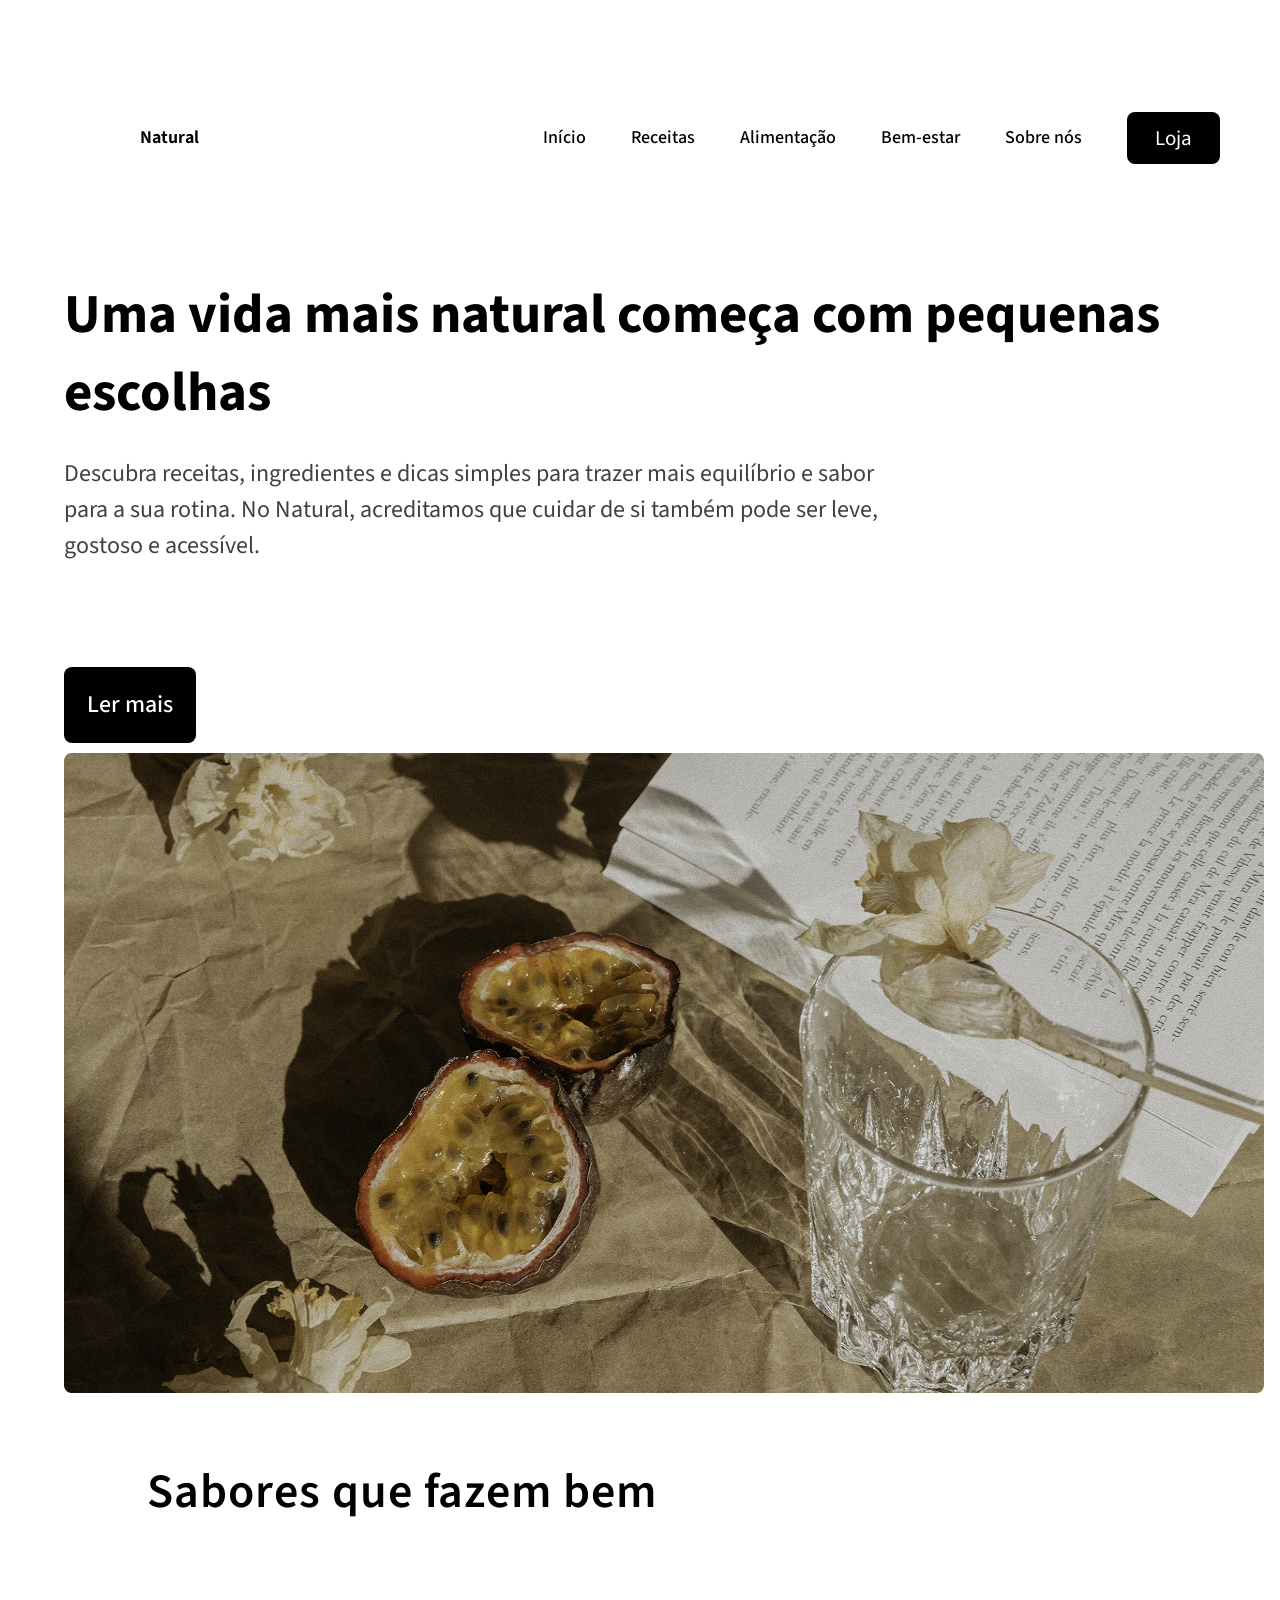
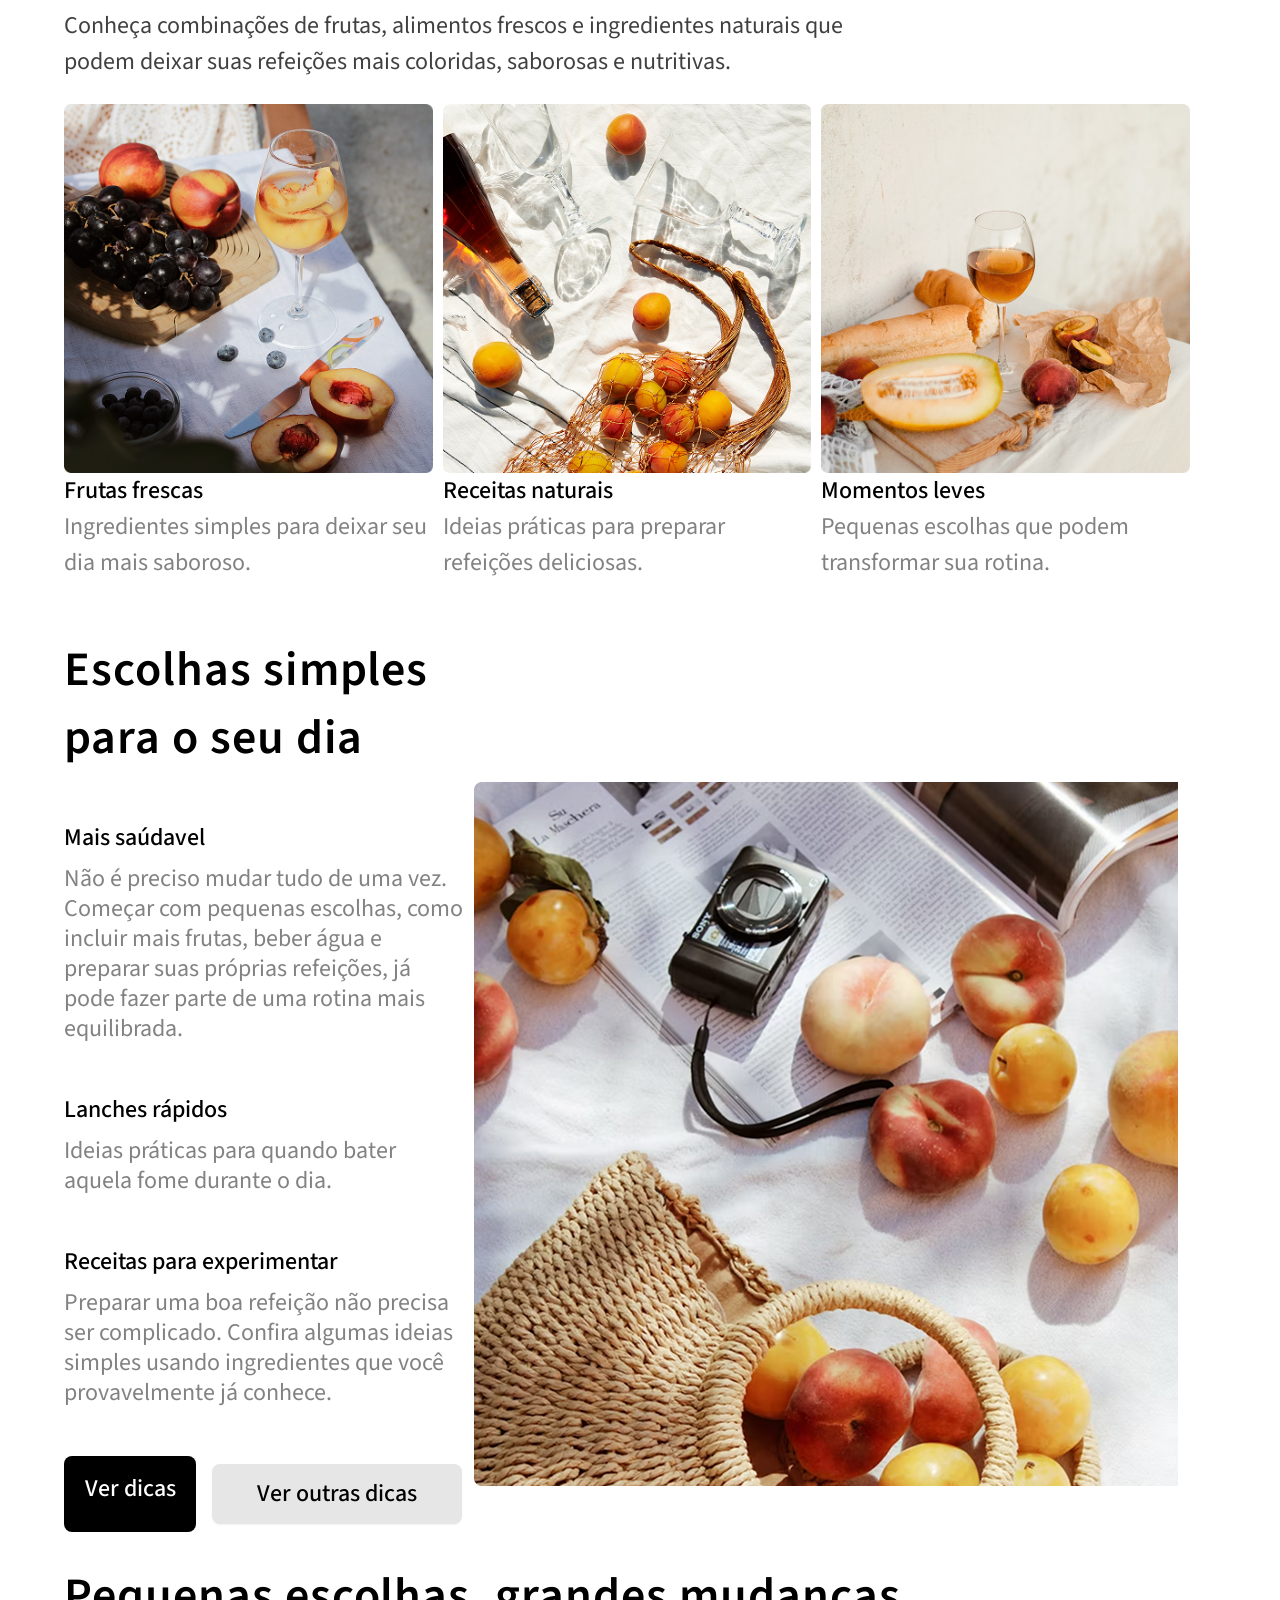
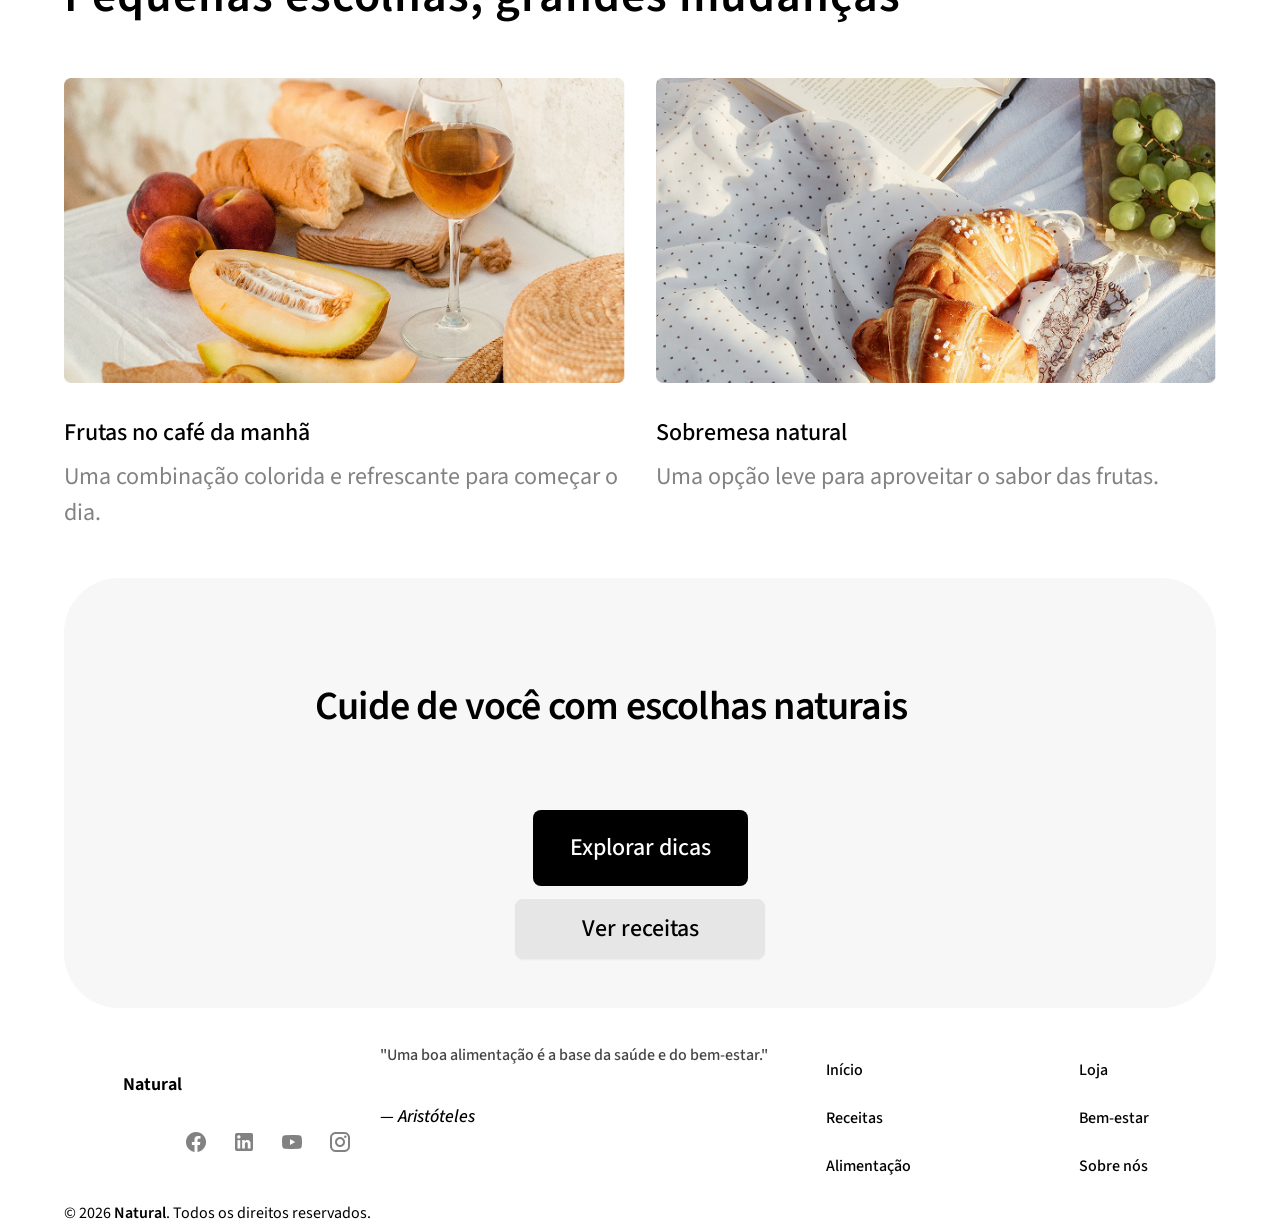
<file: index.html>
<!DOCTYPE html>
<html lang="pt-br">
    <head>
        <meta charset="UTF-8">
        <meta name="viewport" content="width=device-width, initial-scale=1.0">
        <link href="Natural_Inícial.css" rel="stylesheet">
        <link rel="preconnect" href="https://fonts.googleapis.com">
        <link rel="preconnect" href="https://fonts.gstatic.com" crossorigin>
        <link href="https://fonts.googleapis.com/css2?family=Acme&family=Inter:ital,opsz,wght@0,14..32,100..900;1,14..32,100..900&family=Montserrat:ital,wght@0,100..900;1,100..900&family=Source+Sans+3:ital,wght@0,200..900;1,200..900&display=swap" rel="stylesheet">
        <title>Natural</title>
    </head>

    <body>
        <header>
            <nav class="container">
                <a class="link-natural" href="http://127.0.0.1:5500/CSS/Natural_In%C3%ADcial.html">Natural</a>
                <a class="link-header">Início</a>
                <a class="link-header">Receitas</a>
                <a class="link-header">Alimentação</a>
                <a class="link-header">Bem-estar</a>
                <a class="link-header">Sobre nós</a>
                <button class="shop-button">Loja</button>
            </nav>
        </header>

        <main class="container">
            <div class="top">
                <h1>Uma vida mais natural começa com pequenas escolhas</h1>
                <p class="paragraph-top">Descubra receitas, ingredientes e dicas simples para trazer mais equilíbrio e sabor para a sua rotina. No Natural, acreditamos que cuidar de si também pode ser leve, gostoso e acessível.</p>
                <button class="read-more-button" onclick="window.location.href='//127.0.0.1:5500/Natural_Artigo.html'">Ler mais</button>
            </div>
            <img class="img-1" src="./img/Hero Image.png" alt="Maracujá cortado ao lado de um copo vazio em uma mesa">

            <article>
                <h2 class="title-1">Sabores que fazem bem</h2>
                <p class="paragraph-T1">Conheça combinações de frutas, alimentos frescos e ingredientes naturais que podem deixar suas refeições mais coloridas, saborosas e nutritivas.</p>
            <div class="box-img3">
                <div class="box-1">
                <img src="./img/Image.png" alt="Damascos em uma bolsa de rede com uma garrafa e taças de vidro">
                <h3 class="sub-1">Frutas frescas</h3>
                <p class="pa-1">Ingredientes simples para deixar seu dia mais saboroso.</p>
                </div>
                <div class="box-1">
                <img src="./img/Image (1).png" alt="Uvas e pêssegos ao lado de uma taça com bebida e frutas cortadas">
                <h3 class="sub-1">Receitas naturais</h3>
                <p class="pa-1">Ideias práticas para preparar refeições deliciosas.</p>
                </div>
                <div class="box-1">
                <img src="./img/Image (2).png" alt="Melão cortado, pães, pêssegos e uma taça com bebida">
                <h3 class="sub-1">Momentos leves</h3>
                <p class="pa-1">Pequenas escolhas que podem transformar sua rotina.</p>
                </div>
            </div>            
            </article>

            <section class="s-1">
                <h2 class="title-2">Escolhas simples para o seu dia</h2>
            <div class="box-2">
                <h3 class="sub-2">Mais saúdavel</h3>
                <p class="pa-2">Não é preciso mudar tudo de uma vez. Começar com pequenas escolhas, como incluir mais frutas, beber água e preparar suas próprias refeições, já pode fazer parte de uma rotina mais equilibrada.</p>
                <h3 class="sub-2">Lanches rápidos</h3>
                <p class="pa-2">Ideias práticas para quando bater aquela fome durante o dia.</p>
                <h3 class="sub-2">Receitas para experimentar</h3>
                <p class="pa-2">Preparar uma boa refeição não precisa ser complicado. Confira algumas ideias simples usando ingredientes que você provavelmente já conhece.</p>
                <div class="tips-buttons">
                    <a class="see-tips-button" href="Natural_Artigo.html#bottom">Ver dicas</a>
                    <button class="second-button-see-other-tips">Ver outras dicas</button>
                </div>
                <img class="img-2" src="./img/Image 4.png" alt="Pêssegos sobre uma manta branca ao lado de uma bolsa e uma câmera">
            </div>
                  
            </section>

            
                <h2 class="title-3">Pequenas escolhas, grandes mudanças</h2>
            <section class="box-3">
                    <div class="final-card">
                        <img src="./img/image 3.png" alt="Pão, melão e bebida em uma mesa de café">
                        <h3 class="sub-3">Frutas no café da manhã</h3>
                        <p class="pa-3">Uma combinação colorida e refrescante para começar o dia.</p>
                    </div>
                    <div class="final-card">
                        <img src="./img/image 5.png" alt="Croissant e uvas verdes dispostos em uma composição de café">
                        <h3 class="sub-3">Sobremesa natural</h3>
                        <p class="pa-3">Uma opção leve para aproveitar o sabor das frutas.</p>
                    </div>
                </section>
        
                <section class="final-section">
                    <h2>Cuide de você com escolhas naturais</h2>
                    <button class="final-button-1">Explorar dicas</button>
                    <button class="final-button-2">Ver receitas</button>
                </section>
       
            </main>
        <footer>
    <nav class="footer-nav" aria-label="Navegação do rodapé">
        <div class="footer-brand">
            <a href="/">Natural</a>
            <img src="./img/Social Icons.png " alt="imagens de Rede Social">
            <div class="footer-quote">
  <blockquote>
    <p>"Uma boa alimentação é a base da saúde e do bem-estar."</p>
    <cite>— Aristóteles</cite>
  </blockquote>
</div>
    </div>
        <ul class="footer-links">
            <li><a href="#">Início</a></li>
            <li><a href="#">Receitas</a></li>
            <li><a href="#">Alimentação</a></li>
        </ul>
        <ul class="footer-links2">
            <li><a href="#">Loja</a></li>
            <li><a href="#">Bem-estar</a></li>
            <li><a href="#">Sobre nós</a></li>
        </ul>
    </nav>

    <p class="copy">&copy; 2026 <b>Natural</b>. Todos os direitos reservados.</p>
</footer>
    </body>
</html>
</file>
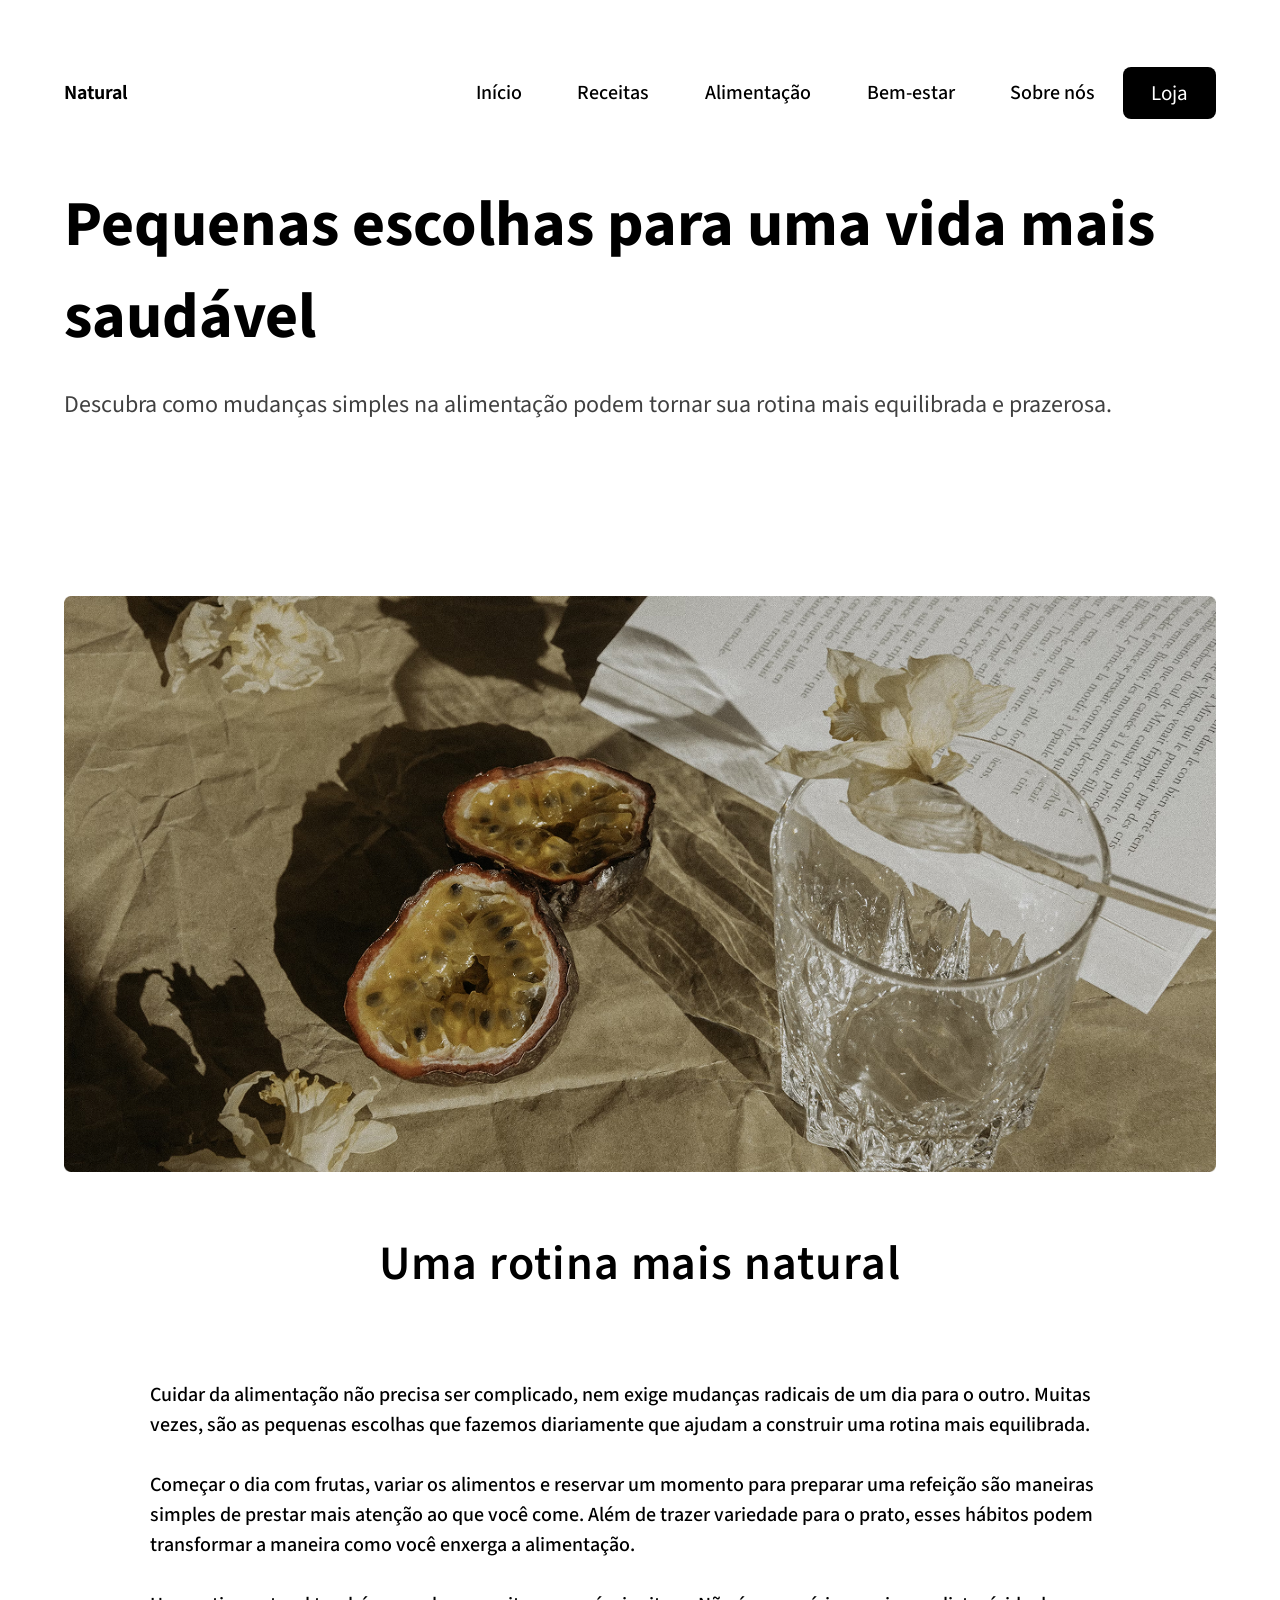
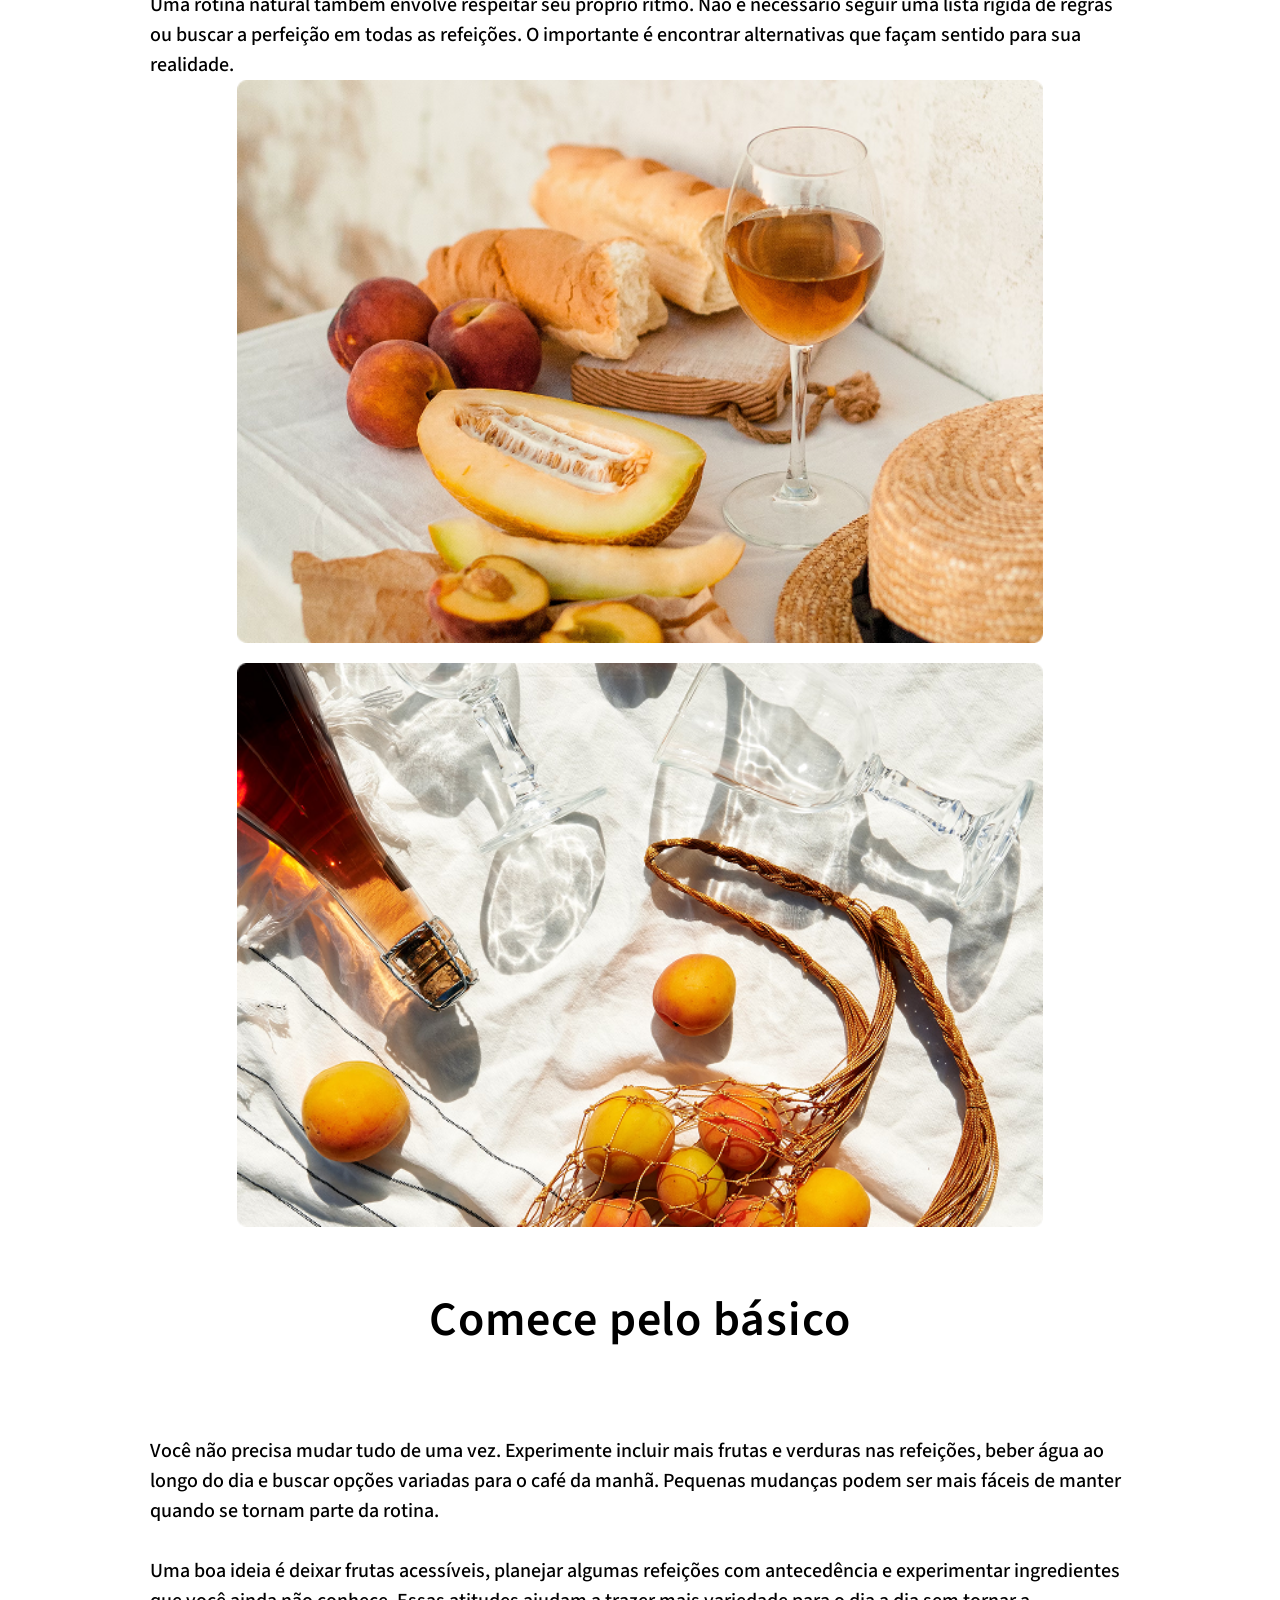
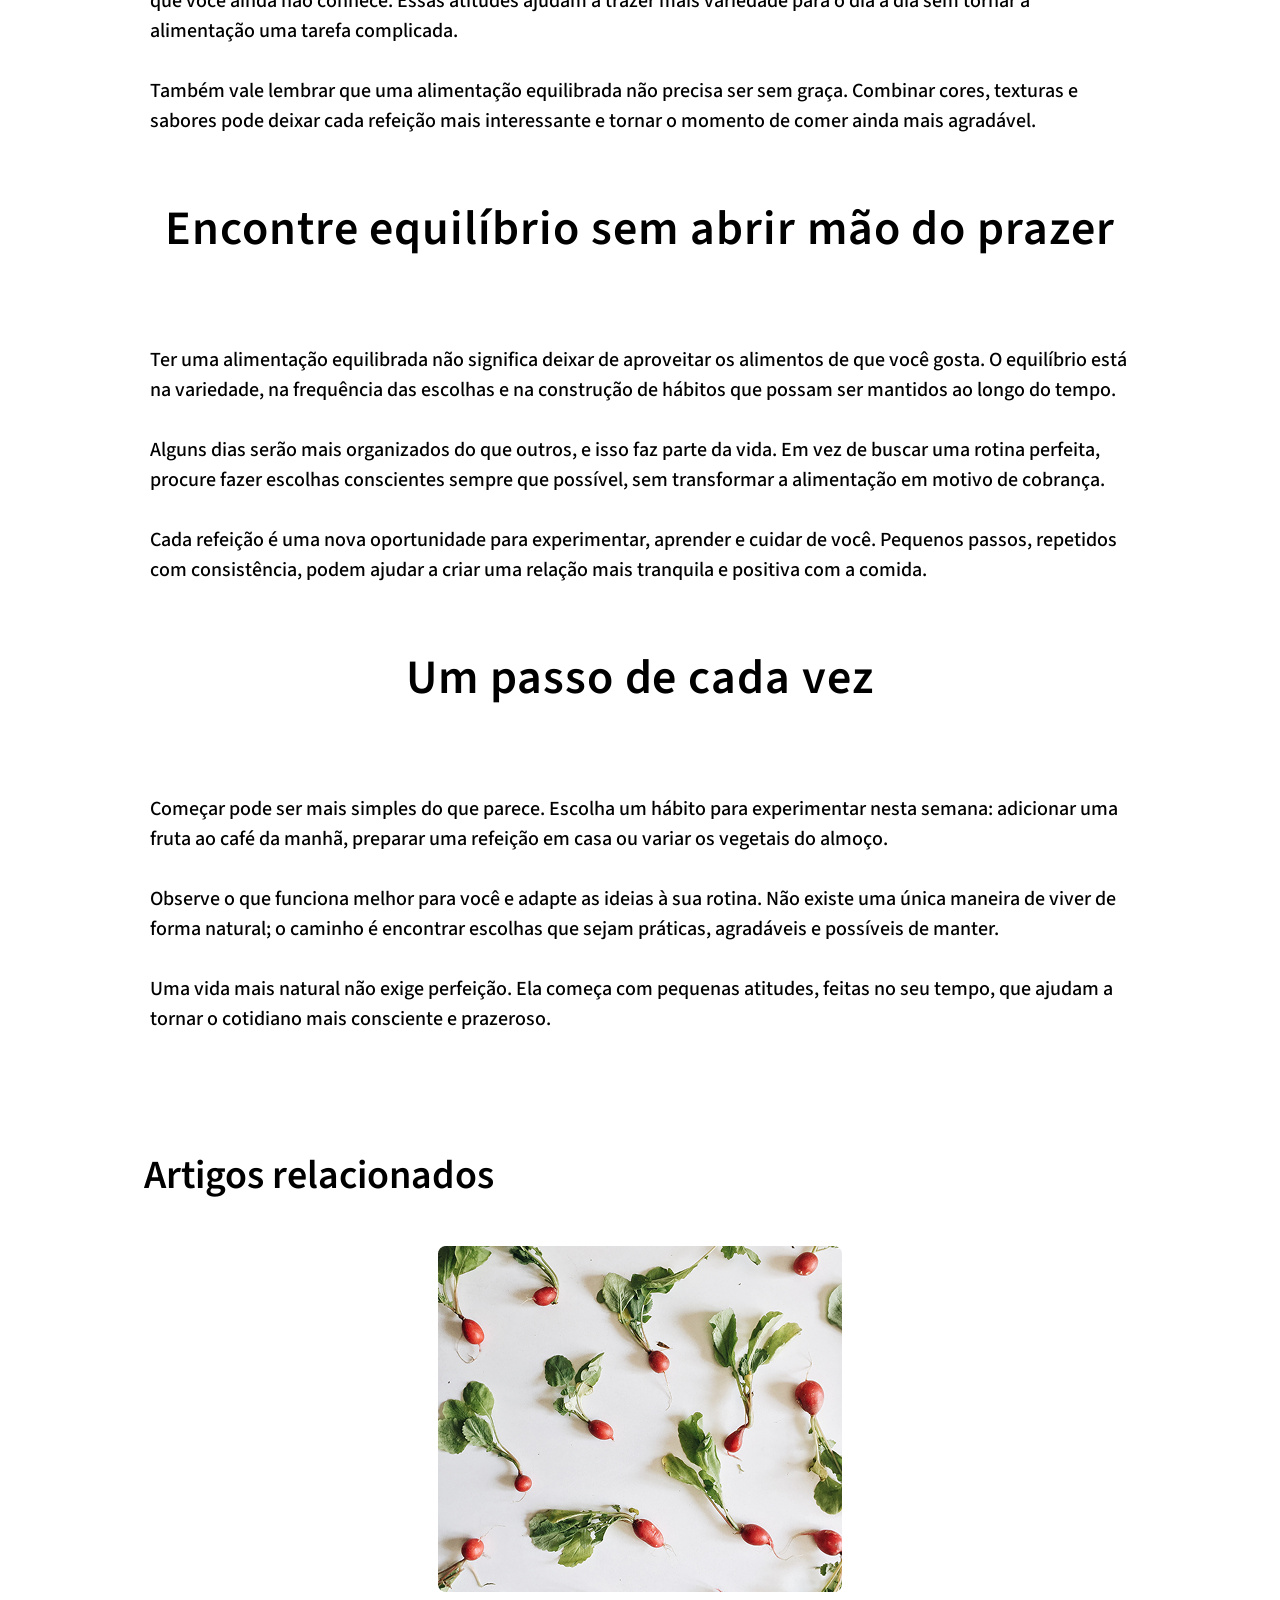
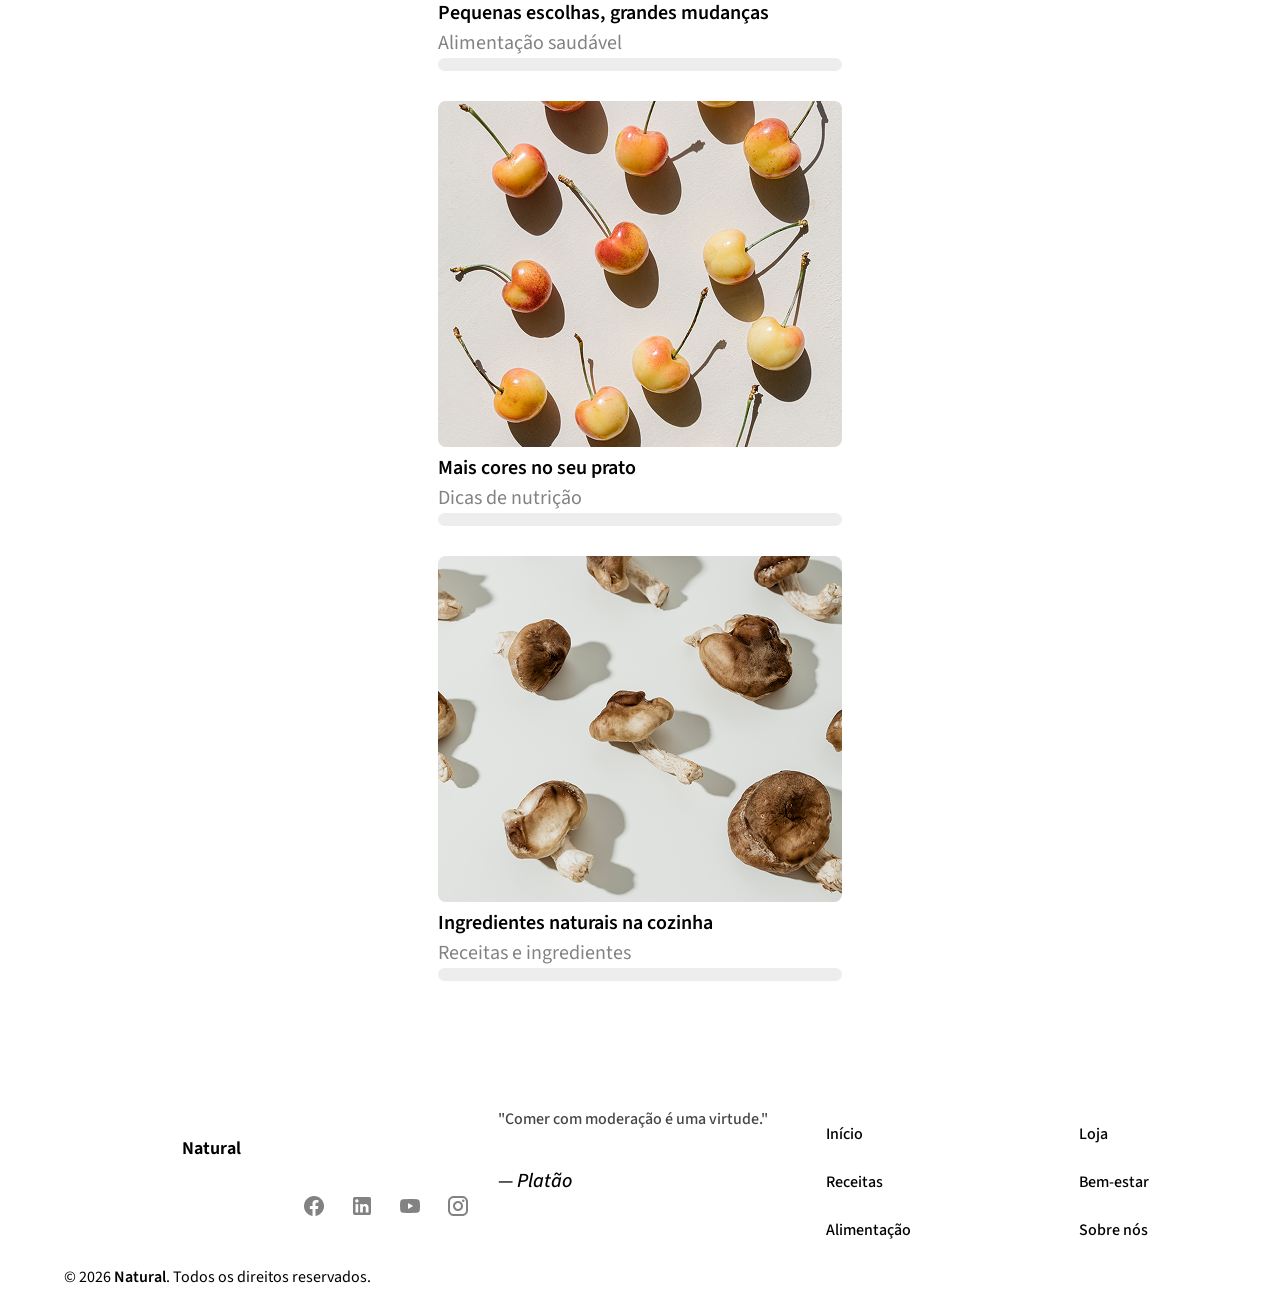
<file: Natural_Artigo.html>
<!DOCTYPE html>
<html lang="pt-br">
    <head>
        <meta charset="UTF-8">
        <meta name="viewport" content="width=device-width, initial-scale=1.0">
        <link href="Natural_Artigo.css" rel="stylesheet">
        <link rel="preconnect" href="https://fonts.googleapis.com">
        <link rel="preconnect" href="https://fonts.gstatic.com" crossorigin>
        <link href="https://fonts.googleapis.com/css2?family=Acme&family=Inter:ital,opsz,wght@0,14..32,100..900;1,14..32,100..900&family=Montserrat:ital,wght@0,100..900;1,100..900&family=Source+Sans+3:ital,wght@0,200..900;1,200..900&display=swap" rel="stylesheet">
        <title>Natural</title>
    </head>

    <body>
        <header>
            <nav class="container">
                <a class="link-natural" href="http://127.0.0.1:5500/CSS/Natural_In%C3%ADcial.html">Natural</a>
                <a class="link-header" href="http://127.0.0.1:5500/Natural_In%C3%ADcial.html">Início</a>
                <a class="link-header">Receitas</a>
                <a class="link-header">Alimentação</a>
                <a class="link-header">Bem-estar</a>
                <a class="link-header">Sobre nós</a>
                <button class="shop-button">Loja</button>
            </nav>
        </header>

        <main class="container">
            <article class="box-img3">
            <div class="article-start">
                <h1>Pequenas escolhas para uma vida mais saudável</h1>
                <p class="paragraph-top">Descubra como mudanças simples na alimentação podem tornar sua rotina mais equilibrada e prazerosa.</p>
            </div>
            <img class="img-1" src="./img/Hero Image.png" alt="Maracujá cortado ao lado de um copo vazio em uma mesa">

            
                <h2 class="title-1">Uma rotina mais natural</h2>
                <p class="paragraph-T1">Cuidar da alimentação não precisa ser complicado, nem exige mudanças radicais de um dia para o outro. Muitas vezes, são as pequenas escolhas que fazemos diariamente que ajudam a construir uma rotina mais equilibrada.

Começar o dia com frutas, variar os alimentos e reservar um momento para preparar uma refeição são maneiras simples de prestar mais atenção ao que você come. Além de trazer variedade para o prato, esses hábitos podem transformar a maneira como você enxerga a alimentação.

Uma rotina natural também envolve respeitar seu próprio ritmo. Não é necessário seguir uma lista rígida de regras ou buscar a perfeição em todas as refeições. O importante é encontrar alternativas que façam sentido para sua realidade.</p>
                <div class="img-conteiner">
                <img src="./img/maimg.png" alt="Melão cortado, pães, pêssegos e uma taça com bebida">
                <img src="./img/viimg.png" alt="Uvas e pêssegos ao lado de uma taça com bebida e frutas cortadas">
                </div>

                <div class="box-1">
                <h3 class="sub-1" id="bottom">Comece pelo básico</h3>
                <p class="pa-1">Você não precisa mudar tudo de uma vez. Experimente incluir mais frutas e verduras nas refeições, beber água ao longo do dia e buscar opções variadas para o café da manhã. Pequenas mudanças podem ser mais fáceis de manter quando se tornam parte da rotina.

Uma boa ideia é deixar frutas acessíveis, planejar algumas refeições com antecedência e experimentar ingredientes que você ainda não conhece. Essas atitudes ajudam a trazer mais variedade para o dia a dia sem tornar a alimentação uma tarefa complicada.

Também vale lembrar que uma alimentação equilibrada não precisa ser sem graça. Combinar cores, texturas e sabores pode deixar cada refeição mais interessante e tornar o momento de comer ainda mais agradável.</p>
                </div>

                <div class="box-1">
                
                <h3 class="sub-1">Encontre equilíbrio sem abrir mão do prazer</h3>
                <p class="pa-1">Ter uma alimentação equilibrada não significa deixar de aproveitar os alimentos de que você gosta. O equilíbrio está na variedade, na frequência das escolhas e na construção de hábitos que possam ser mantidos ao longo do tempo.

Alguns dias serão mais organizados do que outros, e isso faz parte da vida. Em vez de buscar uma rotina perfeita, procure fazer escolhas conscientes sempre que possível, sem transformar a alimentação em motivo de cobrança.

Cada refeição é uma nova oportunidade para experimentar, aprender e cuidar de você. Pequenos passos, repetidos com consistência, podem ajudar a criar uma relação mais tranquila e positiva com a comida.</p>
                </div>
                <div class="box-1">
               
                <h3 class="sub-1">Um passo de cada vez</h3>
                <p class="pa-1">Começar pode ser mais simples do que parece. Escolha um hábito para experimentar nesta semana: adicionar uma fruta ao café da manhã, preparar uma refeição em casa ou variar os vegetais do almoço.

Observe o que funciona melhor para você e adapte as ideias à sua rotina. Não existe uma única maneira de viver de forma natural; o caminho é encontrar escolhas que sejam práticas, agradáveis e possíveis de manter.

Uma vida mais natural não exige perfeição. Ela começa com pequenas atitudes, feitas no seu tempo, que ajudam a tornar o cotidiano mais consciente e prazeroso.</p>
                </div>            
            </article>

            <section>
                <h2 class="title-2">Artigos relacionados</h2>
            <div class="s-1">
                <div class="article-box">
                    <ul>
                        <li class="img-box"><img src="img/Image (5).png" alt="Rabanetes vermelhos frescos"></li>
                        <li class="title-box">Pequenas escolhas, grandes mudanças</li>
                        <li class="sub-box">Alimentação saudável</li>
                        <li class="paragraph-box">Descubra como incluir alimentos naturais na sua rotina.</li>
                    </ul>
                </div>
                <div class="article-box">
                    <ul>
                        <li class="img-box"><img src="img/Image (4).png" alt="Várias cerejas maduras dispostas sobre uma superfície clara"></li>
                        <li class="title-box">Mais cores no seu prato</li>
                        <li class="sub-box">Dicas de nutrição</li>
                        <li class="paragraph-box">Conheça os benefícios de variar os alimentos no dia a dia.</li>
                    </ul>
                </div>
                 <div class="article-box">
                    <ul>
                        <li class="img-box"><img src="img/Image (3).png" alt="Cogumelos shimeji dispostos sobre uma superfície branca"></li>
                        <li class="title-box">Ingredientes naturais na cozinha</li>
                        <li class="sub-box">Receitas e ingredientes</li>
                        <li class="paragraph-box">Explore novos ingredientes e maneiras de preparar suas refeições.</li>
                    </ul>
                </div>
            </div>
        </div>          
            </section>
            </main>
        <footer>
    <nav class="footer-nav" aria-label="Navegação do rodapé">
        <div class="footer-brand">
            <a href="/">Natural</a>
            <img src="./img/Social Icons.png " alt="imagens de Rede Social">
            <div class="footer-quote">
  <blockquote>
    <p>"Comer com moderação é uma virtude."</p>
    <cite>— Platão</cite>
  </blockquote>
</div>
    </div>
        <ul class="footer-links">
            <li><a href="#">Início</a></li>
            <li><a href="#">Receitas</a></li>
            <li><a href="#">Alimentação</a></li>
        </ul>
        <ul class="footer-links2">
            <li><a href="#">Loja</a></li>
            <li><a href="#">Bem-estar</a></li>
            <li><a href="#">Sobre nós</a></li>
        </ul>
    </nav>

    <p class="copy">&copy; 2026 <b>Natural</b>. Todos os direitos reservados.</p>
</footer>
    </body>
</html>
</file>
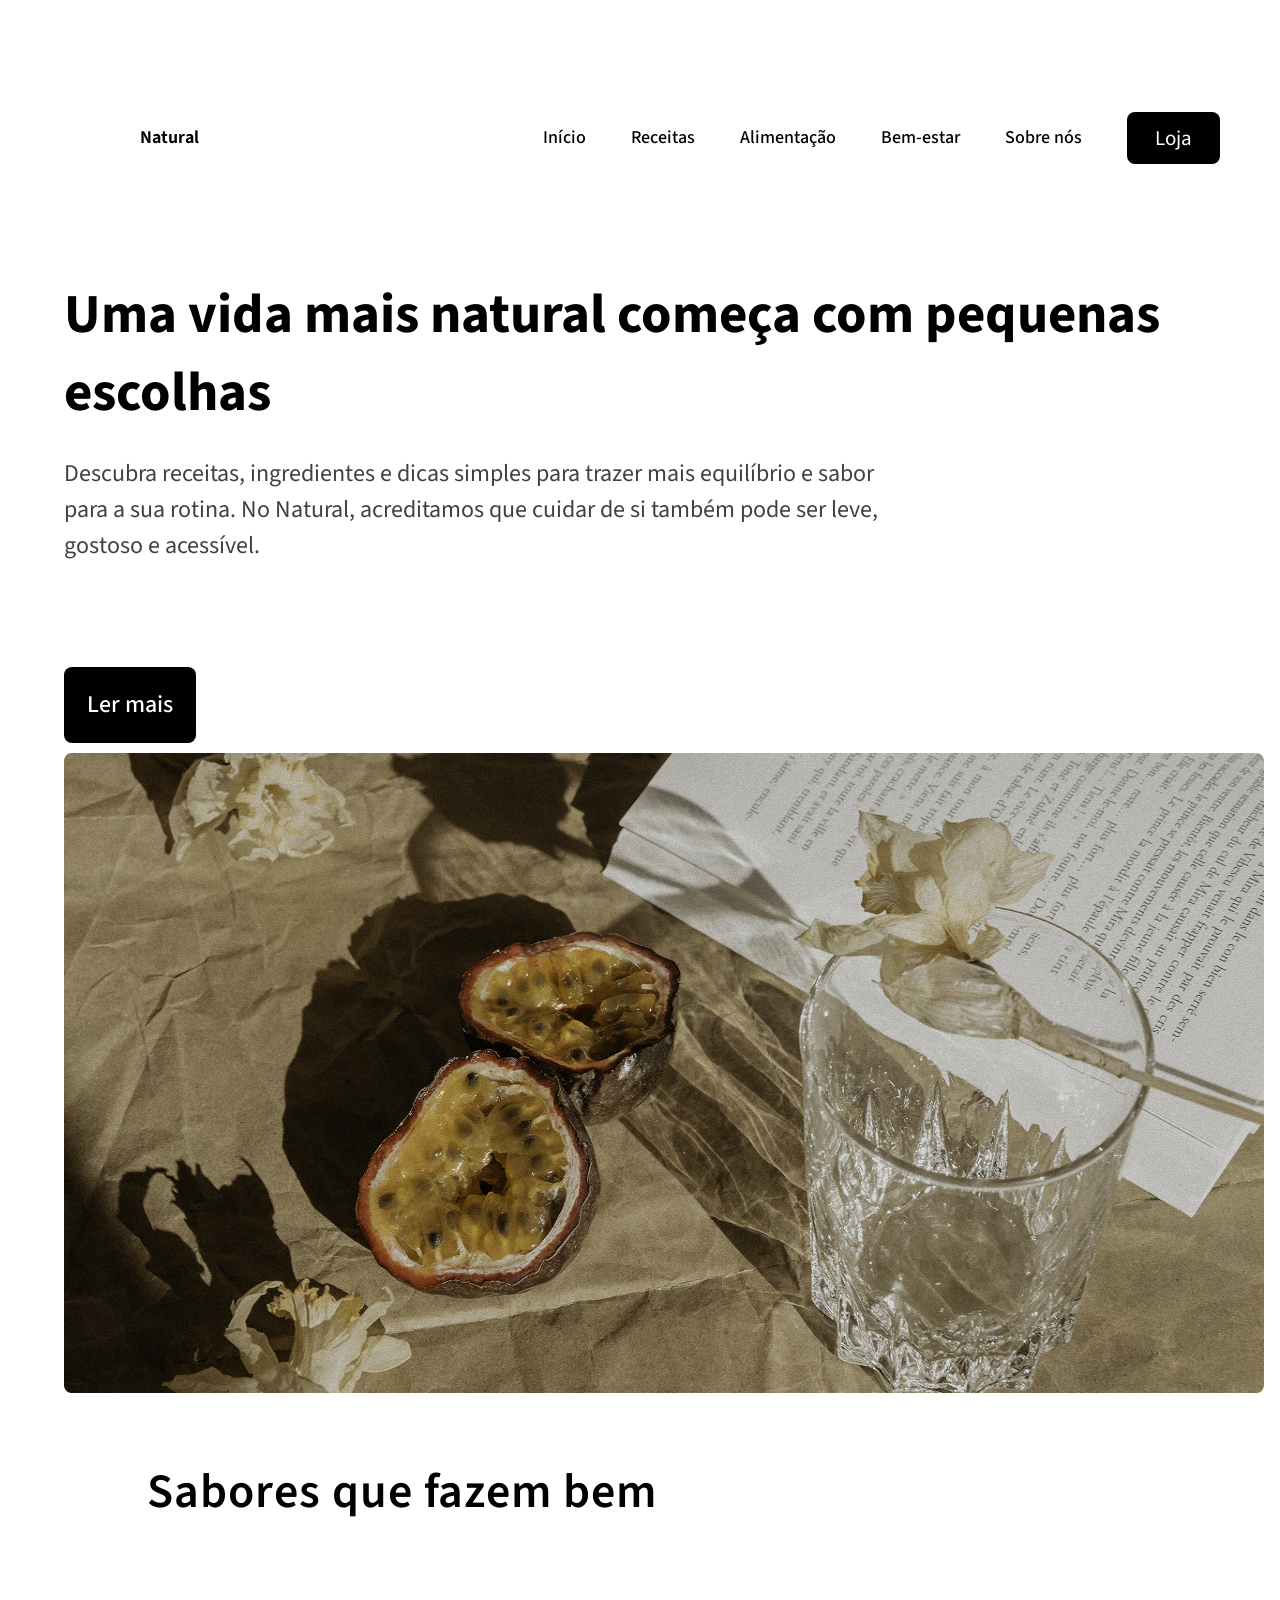
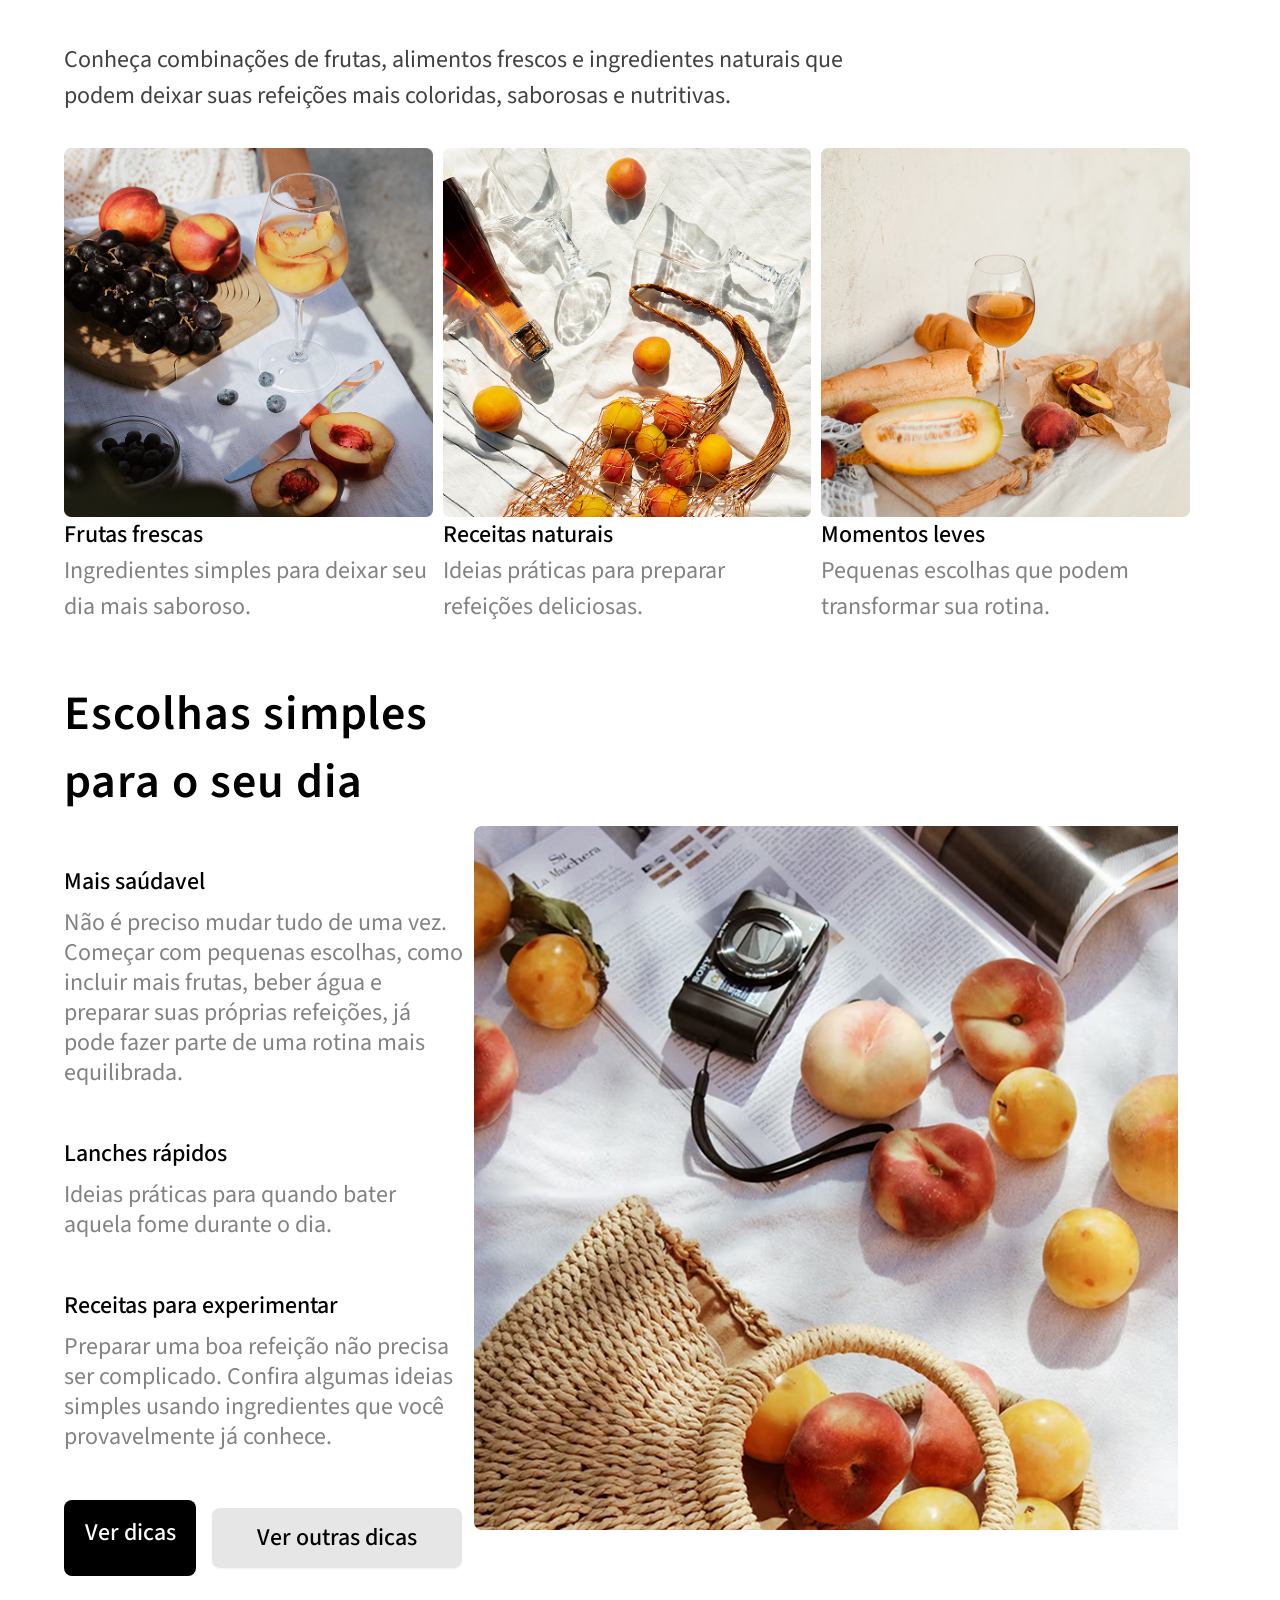
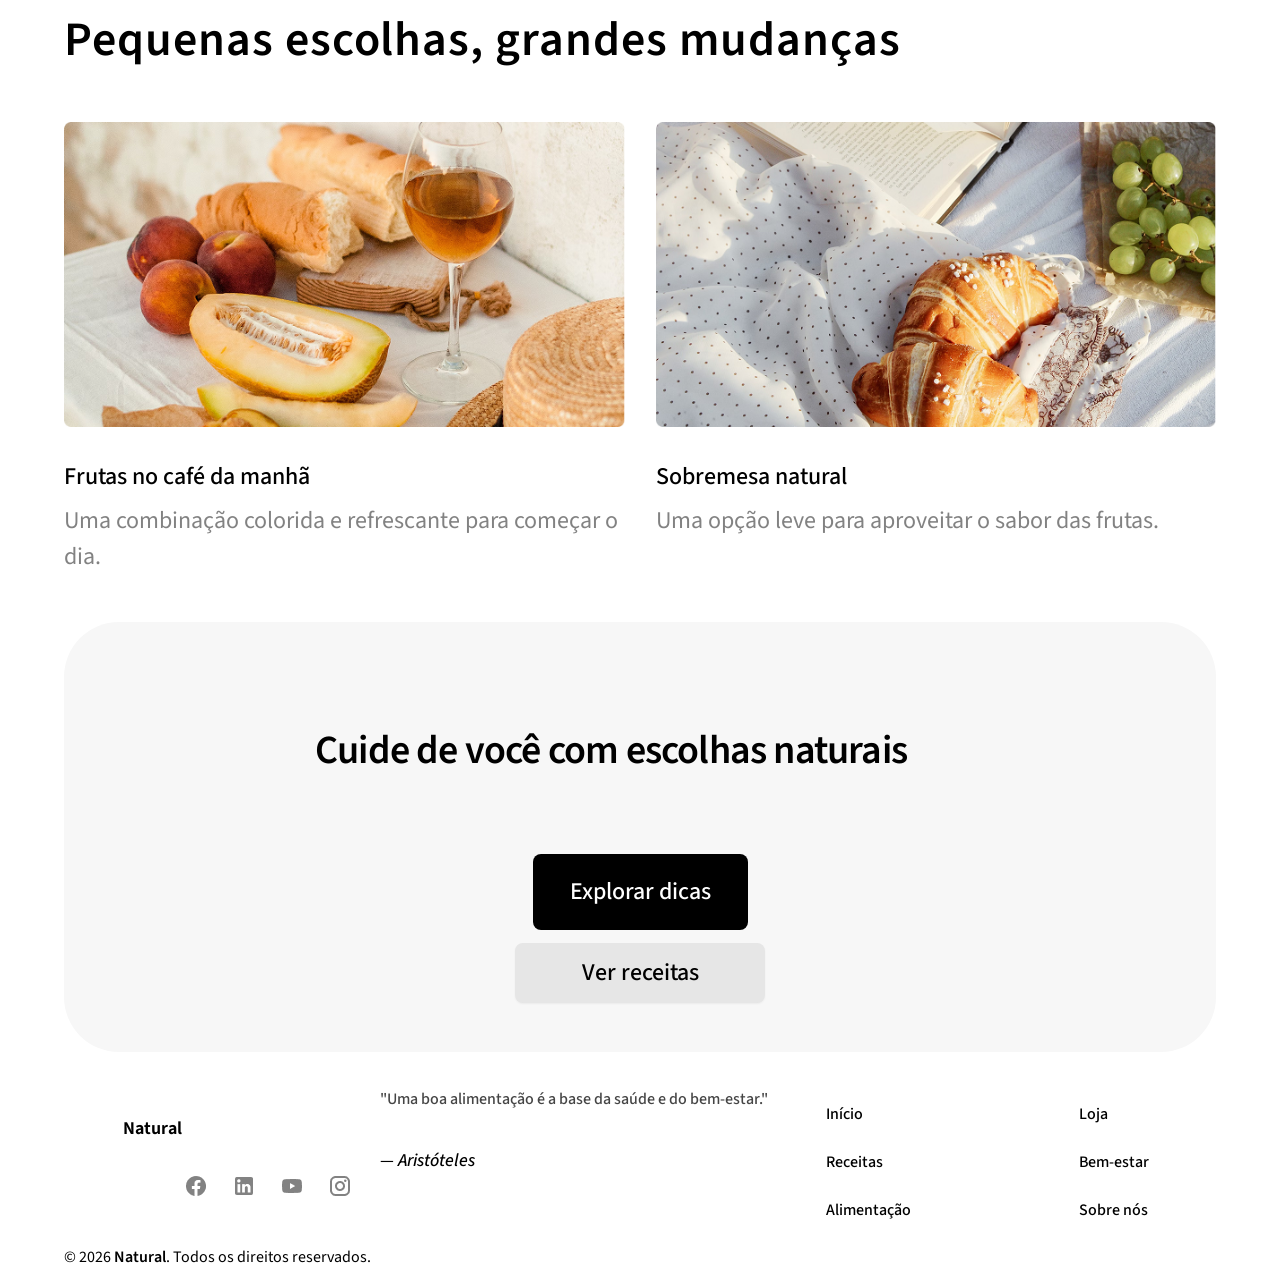
<file: Natural_Inícial.html>
<!DOCTYPE html>
<html lang="pt-br">
    <head>
        <meta charset="UTF-8">
        <meta name="viewport" content="width=device-width, initial-scale=1.0">
        <link href="Natural_Inícial.css" rel="stylesheet">
        <link rel="preconnect" href="https://fonts.googleapis.com">
        <link rel="preconnect" href="https://fonts.gstatic.com" crossorigin>
        <link href="https://fonts.googleapis.com/css2?family=Acme&family=Inter:ital,opsz,wght@0,14..32,100..900;1,14..32,100..900&family=Montserrat:ital,wght@0,100..900;1,100..900&family=Source+Sans+3:ital,wght@0,200..900;1,200..900&display=swap" rel="stylesheet">
        <title>Natural</title>
    </head>

    <body>
        <header>
            <nav class="container">
                <a class="link-natural" href="http://127.0.0.1:5500/CSS/Natural_In%C3%ADcial.html">Natural</a>
                <a class="link-header">Início</a>
                <a class="link-header">Receitas</a>
                <a class="link-header">Alimentação</a>
                <a class="link-header">Bem-estar</a>
                <a class="link-header">Sobre nós</a>
                <button class="shop-button">Loja</button>
            </nav>
        </header>

        <main class="container">
            <div>
                <h1>Uma vida mais natural começa com pequenas escolhas</h1>
                <p class="paragraph-top">Descubra receitas, ingredientes e dicas simples para trazer mais equilíbrio e sabor para a sua rotina. No Natural, acreditamos que cuidar de si também pode ser leve, gostoso e acessível.</p>
                <button class="read-more-button" onclick="window.location.href='//127.0.0.1:5500/Natural_Artigo.html'">Ler mais</button>
            </div>
            <img class="img-1" src="./img/Hero Image.png" alt="Maracujá cortado ao lado de um copo vazio em uma mesa">

            <article class="box-img3">
                <h2 class="title-1">Sabores que fazem bem</h2>
                <p class="paragraph-T1">Conheça combinações de frutas, alimentos frescos e ingredientes naturais que podem deixar suas refeições mais coloridas, saborosas e nutritivas.</p>
        
                <div class="box-1">
                <img src="./img/Image.png" alt="Damascos em uma bolsa de rede com uma garrafa e taças de vidro">
                <h3 class="sub-1">Frutas frescas</h3>
                <p class="pa-1">Ingredientes simples para deixar seu dia mais saboroso.</p>
                </div>
                <div class="box-1">
                <img src="./img/Image (1).png" alt="Uvas e pêssegos ao lado de uma taça com bebida e frutas cortadas">
                <h3 class="sub-1">Receitas naturais</h3>
                <p class="pa-1">Ideias práticas para preparar refeições deliciosas.</p>
                </div>
                <div class="box-1">
                <img src="./img/Image (2).png" alt="Melão cortado, pães, pêssegos e uma taça com bebida">
                <h3 class="sub-1">Momentos leves</h3>
                <p class="pa-1">Pequenas escolhas que podem transformar sua rotina.</p>
                </div>            
            </article>

            <section class="s-1">
                <h2 class="title-2">Escolhas simples para o seu dia</h2>
            <div class="box-2">
                <h3 class="sub-2">Mais saúdavel</h3>
                <p class="pa-2">Não é preciso mudar tudo de uma vez. Começar com pequenas escolhas, como incluir mais frutas, beber água e preparar suas próprias refeições, já pode fazer parte de uma rotina mais equilibrada.</p>
                <h3 class="sub-2">Lanches rápidos</h3>
                <p class="pa-2">Ideias práticas para quando bater aquela fome durante o dia.</p>
                <h3 class="sub-2">Receitas para experimentar</h3>
                <p class="pa-2">Preparar uma boa refeição não precisa ser complicado. Confira algumas ideias simples usando ingredientes que você provavelmente já conhece.</p>
                <div class="tips-buttons">
                    <a class="see-tips-button" href="Natural_Artigo.html#bottom">Ver dicas</a>
                    <button class="second-button-see-other-tips">Ver outras dicas</button>
                </div>
                <img class="img-2" src="./img/Image 4.png" alt="Pêssegos sobre uma manta branca ao lado de uma bolsa e uma câmera">
            </div>
                  
            </section>

            
                <h2 class="title-3">Pequenas escolhas, grandes mudanças</h2>
            <section class="box-3">
                    <div class="final-card">
                        <img src="./img/image 3.png" alt="Pão, melão e bebida em uma mesa de café">
                        <h3 class="sub-3">Frutas no café da manhã</h3>
                        <p class="pa-3">Uma combinação colorida e refrescante para começar o dia.</p>
                    </div>
                    <div class="final-card">
                        <img src="./img/image 5.png" alt="Croissant e uvas verdes dispostos em uma composição de café">
                        <h3 class="sub-3">Sobremesa natural</h3>
                        <p class="pa-3">Uma opção leve para aproveitar o sabor das frutas.</p>
                    </div>
                </section>
        
                <section class="final-section">
                    <h2>Cuide de você com escolhas naturais</h2>
                    <button class="final-button-1">Explorar dicas</button>
                    <button class="final-button-2">Ver receitas</button>
                </section>
       
            </main>
        <footer>
    <nav class="footer-nav" aria-label="Navegação do rodapé">
        <div class="footer-brand">
            <a href="/">Natural</a>
            <img src="./img/Social Icons.png " alt="imagens de Rede Social">
            <div class="footer-quote">
  <blockquote>
    <p>"Uma boa alimentação é a base da saúde e do bem-estar."</p>
    <cite>— Aristóteles</cite>
  </blockquote>
</div>
    </div>
        <ul class="footer-links">
            <li><a href="#">Início</a></li>
            <li><a href="#">Receitas</a></li>
            <li><a href="#">Alimentação</a></li>
        </ul>
        <ul class="footer-links2">
            <li><a href="#">Loja</a></li>
            <li><a href="#">Bem-estar</a></li>
            <li><a href="#">Sobre nós</a></li>
        </ul>
    </nav>

    <p class="copy">&copy; 2026 <b>Natural</b>. Todos os direitos reservados.</p>
</footer>
    </body>
</html>
</file>
<file: Natural_Inícial.css>
* {
    font-family: "Source Sans 3", sans-serif;
    margin: 0;
    padding: 0;
    box-sizing: border-box;
}

header {
    margin: 67px 0px 67px 80px;
   
}

.link-natural {
    margin-right: 320px;
    cursor: pointer;
    color: inherit;
    text-decoration: none;
    font-weight: 650;
    transition: 1s ease;
    transform: scale(1.0);
}

nav {
    display: flex;
    align-items: center;
    font-weight: 500; 
    font-size: 20px; 
    line-height: 30px; 
    color: #000000;
}

.link-header {
    margin: 56px 45px 56px 0px;
    cursor: pointer;
}
a:hover {
    display: inline-block;
    transition: 0.3s ease;
    transform: scale(1.28) ;
}

.shop-button {
    font-size: 21px; 
    line-height: 24px; 
    color: #FFFFFF;
    background: #000000; 
    border-radius: 8px;
    width: 93px;
    height: 52px;
    cursor: pointer;
    border: none;
}

button:hover {
    transition: 0.3s ease;
    transform: scale(1.1);
    font-size: 25px;
}

.container {
    width: 90%;
    margin: 0 auto;
    max-width: 1440px;
}

header nav.container {
    max-width: 1440px;
}

h1 {
    font-weight: 700;
    font-size: 64px;
    line-height: normal;
    text-align: left;
    letter-spacing: -0.01px;
    color: #000000;
    margin: 30px 0 24px 0;
    width: 1100px;
}

.paragraph-top {
    font-weight: 400;
    font-size: 24px;
    line-height: 36px;
    color: rgba(0, 0, 0, 0.75);
    margin-top: 24px;
    margin-bottom: 2px;
    text-transform: none;
    word-spacing: normal;
    text-align: left;
    width: 844px;
    height: 209px;
}

.read-more-button {
    font-weight: 500;
    font-size: 24px;
    line-height: 36px;
    color: #FFFFFF;
    background: #000000;
    border: none;
    border-radius: 8px;
    width: 132px;
    height: 76px;
    cursor: pointer;
    border: none;
    margin-bottom: 10px;
    
}

.img-1 {
    width: 1200px;
    height: 640px;
    display: inline-block;
    
}
article {
    width: 1200px;
    height: 950px;
}

.box-img3 {
    display: flex;
    flex-direction: row;
    gap: 32px;
    width: 1200px;
    height: 950px;
}
.box-1:hover {
    transition: 0.3s ease;
    transform: scale(1.05);
}

.title-1 {
    font-weight: 600;
    font-size: 48px;
    line-height: normal;
    letter-spacing: 0.96px;
    color: #000000;
    text-align: left;
    width: 624px;
    margin: 59px 0 82px 83px;
}

.paragraph-T1 {
    font-size: 24px;
    font-weight: 400;
    line-height: 36px;
    color: rgba(0, 0, 0, 0.75);
    text-align: left;
    width: 844px;
}

.sub-1 {
    font-size: 24px;
    font-weight: 500;
    font-style: normal;
    line-height: 36px;
    color: #000;
    text-align: left;
    width: 381px;
}

.pa-1 {
    font-size: 24px;
    font-weight: 400;
    font-style: normal;
    line-height: 36px;
    color: #828282;
    text-align: left;
    width: 381px;
}

.box-1{
    display: inline-block;
    vertical-align: top;
    width: 32%;
    margin: 82px 10px 144px 0;
    cursor: pointer;
}

.box-1 img {
    display: block;
    width: 100%;
}

.see-tips-button {
    font-weight: 500;
    font-size: 24px;
    line-height: 36px;
    color: #FFFFFF;
    background: #000000;
    border: none;
    border-radius: 8px;
    width: 132px;
    height: 76px;
    cursor: pointer;
    border: none;
    text-align: center;
    padding-top: 15px;
    text-decoration: none;
}
.second-button-see-other-tips {
    font-size: 24px;
    font-weight: 500;
    line-height: 36px;
    text-align: center;
    background-color: #E6E6E6;
    color: #000;
    border: none;
    border-radius: 8px;
    box-shadow: 0 1px 2px rgba(0, 0, 0, 0.05);
    width: 250px;
    height: 60px;
    cursor: pointer;
    
}

.tips-buttons {
   display: flex; 
   align-items: center;
   gap: 16px;
}

.title-2 {
    font-weight: 600;
    font-size: 48px;
    line-height: normal;
    letter-spacing: 0.96px;
    color: #000000;
    text-align: left;
    width: 475px;
    margin-bottom: 48px;
}
.s-1 {
 display: inline-block;
}

.box-2 {
    width: fit-content;
    height: auto;
    display: grid;
    grid-template-columns: 510px 675px;
    column-gap: 36px;

}
.box-2 > :not(.img-2) {
    grid-column: 1;
}

.sub-2 {
    font-size: 24px;
    font-weight: 500;
    font-style: normal;
    line-height: 36px;
    color: #000;
    text-align: left;
    width: 510px;
    margin-bottom: 8px;
}

.pa-2 {
    font-size: 24px;
    font-weight: 400;
    font-style: normal;
    line-height: 30px;
    color: #828282;
    text-align: left;
    width: 515px;
    margin-bottom: 48px;
}

.img-2 {
    width: 704px;
    height: 755px;
    transform: translate(0px, -146px);
    grid-column: 2;
    grid-row: 1 / span 8;
    align-self: start;
}

.title-3 {
     font-weight: 600;
    font-size: 48px;
    line-height: normal;
    letter-spacing: 0.96px;
    color: #000000;
    text-align: left;
    margin-bottom: 48px;
}

.box-3 {
    display: flex;
    align-items: flex-start;
    gap: 31px;
    height: 530px;
}




.final-card {
    display: flex;
    flex-direction: column;
    width: 630px;
    cursor: pointer;
}
.final-card:hover {
    display: inline-block;
    transition: 0.3s ease;
    transform: scale(1.05);
}
.final-card img {
    margin-right: 30px;
    width: 100%;
    margin-bottom: 16px;
    width: 624.5px;
    height: 341px;

}

.sub-3 {
    font-size: 24px;
    font-weight: 500;
    font-style: normal;
    line-height: 36px;
    color: #000;
    text-align: left;
    width: 100%;
    margin-top: 32px;
    margin-bottom: 8px;

}

.pa-3 {
    font-size: 24px;
    font-weight: 400;
    font-style: normal;
    line-height: 36px;
    color: #828282;
    text-align: left;
    width: 100%;
}

.final-section {
    width: 1514px;
    margin-left: calc(59% - 885px);
    display: flex;
    align-items: center;
    gap: 24px;
    background-color: #F7F7F7;
    height: 236px;
    margin-top: 180px;
}

.final-section h2 {
    font-size: 48px;
    font-weight: 600;
    letter-spacing: -0.02em;
    color: #000;
    text-align: left;
    width: 800px;
    margin: 89px 0 89px 80px;

}

.final-button-1 {
    font-weight: 500;
    font-size: 24px;
    line-height: 36px;
    color: #FFFFFF;
    background: #000000;
    border: none;
    border-radius: 8px;
    width: 215px;
    height: 76px;
    cursor: pointer;
    border: none;
    margin-bottom: 3px;
}

.final-button-2 {
    font-size: 24px;
    font-weight: 500;
    line-height: 36px;
    text-align: center;
    background-color: #E6E6E6;
    color: #000;
    border: none;
    border-radius: 8px;
    box-shadow: 0 1px 2px rgba(0, 0, 0, 0.05);
    width: 250px;
    height: 60px;
    cursor: pointer;
}


footer {
    display: flex;
    flex-direction: column;
    gap: 24px;
    width: 90%;
    max-width: 1300px;
    margin: 0 auto;
}

.footer-nav {
    display: flex;
    align-items: flex-start;
    gap: 48px;
}

.footer-nav a,
.footer-nav a:visited {
    color: inherit;
    text-decoration: none;
}

.footer-brand {
    display: flex;
    align-items: flex-end;
    width: 800px;
}
.footer-brand a {
    font-size: 18px;
    font-weight: 650;
    line-height: 24px;
    color: #000;
    text-align: left;
    width: 102px;
    height: 24px;
    margin: 57px 0px 97px 25px;
}

.footer-nav img {
    margin: 0px -52px -7px -73px;
}
.footer-brand p {
    font-size: 16px;
    font-weight: 500;
    line-height: 24px;
    color: #454545;
    text-align: left;
    width: 350px;
    margin: 58px 100px 8px 200px;
}

cite {
    margin: 58px 100px 8px 200px;
}
.footer-links {
    display: flex;
    flex-direction: column;
    width: 120px;
    justify-content: center;
    gap: 24px;
    list-style: none;
    font-size: 16px;
    font-weight: 500;
    line-height: 24px;
    text-align: left;
    color: inherit;
    text-decoration: none;
    margin: 50px 0 0px 10px;

}
.footer-links2 {
    display: flex;
    flex-direction: column;
    justify-content: center;
    width: 120px;
    gap: 24px;
    list-style: none;
    font-size: 16px;
    font-weight: 500;
    line-height: 24px;
    text-align: left;
    color: inherit;
    text-decoration: none;
    margin: 50px 31px 0px 100px;
}

b {
    font-weight: 600;
}
.copy {
    margin-bottom: 5px;
}

@media screen and (max-width: 1320px) {
    .container {
        margin: auto;
    }
    .link-natural {
        margin-right: auto;

    }
    nav {
        font-size: 18px;
    }
    h1 {
        font-size: 55px;
        width: auto; 
    }

    .img-1 {
        display: inline-block;
        width: stretch;
    }

    .paragraph-T1 {
        margin: revert-layer;
    }
    .box-1 {
        width: 32%;
        margin: 0;
    }
    .box-2 {
        column-gap: 10px;
        grid-template-columns: 400px auto;
    }
    .title-2 {
        width: 400px;
    }
    .s-1 {
        width: auto;
        height: auto;
        margin-bottom: 30px;
    }
    .img-2 {
        width: 100%;
        height: auto;
        transform: translate(0px, -38px);
    }
    .title-1,
    .title-3 {
        width: auto;
        height: auto;
    }
    .sub-1,
    .sub-2,
    .sub-3 {
        width: auto;
        height: auto;
    }
    .pa-1,
    .pa-2,
    .pa-3 {
        width: auto;
        height: auto;
    }
    article {
    width: auto;
    height: auto;
    margin-bottom: 55px;
    }
    .box-img3 {
        display: flex;
        flex-wrap: wrap;
        align-items: flex-start;
        gap: 10px;
        width: auto;
        height: auto
    }
    .box-3 {
        width: auto;
        height: 500px;
    }
    .final-card img {
        width: 100%;
        height: auto;
        margin: auto;
    }
    .final-section {
        width: auto;
        gap: 10px;
        height: 430px;
        flex-direction: column;
        margin-top: 20px;
        border-radius: 55px;
        margin: 0 auto;
        padding: 20px;
    }
    .final-section h2 {
        font-size: 40px;
        width: 650px;
        margin: 80px 0 65px;

    }
    .footer-links2 {
        width: 120px;
    }
    .footer-brand a,
    .footer-brand p,
    cite {
        width: auto;
        height: auto;
        margin: 35px auto;
    }
        .footer-nav {
        width: auto;
    }
    .footer-nav img {
    margin: 0px 20px -30px -65px;
}

}
@media screen and (max-width: 1200px) {

    .footer-links2 {
        font-size: 16px;
        width: 484px;
        margin: 50px -10px 0px 0px

    }
    .final-card {
        width: 1430px;
    }
   final-section {
    display: flex;
    flex-direction: column;
    align-items: center;
    gap: 10px;
    background-color: #F7F7F7;
    width: auto;
    height: 353px;
    }
}

@media screen and (max-width: 900px) {
    body {
        width: auto;
        padding: 0;
    }

    .container {
        width: 90%;
        min-height: 0;
    }

    header {
        width: 90%;
        margin: 28px auto;
    }

    header nav.container {
        width: 100%;
        max-width: none;
        min-height: 0;
    }

    .link-natural {
        margin-right: auto;
    }

    .link-header {
        margin: 0 12px 0 0;
    }

    h1 {
        width: auto;
        font-size: clamp(36px, 6vw, 56px);
    }

    .paragraph-top,
    .paragraph-T1 {
        width: 100%;
        height: auto;
    }

    .paragraph-top {
        max-width: 844px;
        margin-bottom: 24px;
    }

    .img-1 {
        display: block;
        width: 100%;
        height: auto;
    }

    article {
        width: 100%;
        height: auto;
    }

    .title-1 {
        width: auto;
        margin: 56px 0 24px;
    }

    .box-img3 {
        display: grid;
        grid-template-columns: repeat(3, minmax(0, 1fr));
        align-items: start;
        gap: 24px;
        width: 100%;
        height: auto;
    }

    .box-img3 > .title-1,
    .box-img3 > .paragraph-T1 {
        grid-column: 1 / -1;
    }

    .box-1 {
        width: auto;
        margin: 0;
    }

    .box-1 img {
        width: 100%;
        height: auto;
    }

    .sub-1,
    .pa-1 {
        width: auto;
    }

    .title-2 {
        width: auto;
        margin: 64px 0 32px;
    }

    .box-2 {
        width: 100%;
        grid-template-columns: minmax(0, 1fr);
        column-gap: 0;
    }

    .sub-2,
    .pa-2 {
        width: auto;
    }

    .img-2 {
        width: 100%;
        height: auto;
        transform: none;
        grid-column: 1;
        grid-row: auto;
    }

    .tips-buttons {
        flex-wrap: wrap;
        margin: 8px 0 24px;
    }

    .title-3 {
        margin: 64px 0 32px;
    }

    .box-3 {
        width: 100%;
        height: auto;
    }

    .final-card {
        width: 100%;
        height: auto;
    }

    .final-card img {
        width: 100%;
        height: auto;
        margin: 0 0 16px;
    }

    .sub-3,
    .pa-3 {
        width: auto;
    }

    .final-section {
        width: 100%;
        height: auto;
        margin: 96px 0 40px;
        padding: 32px;
        flex-wrap: wrap;
        gap: 10px;
    }

    .final-section h2 {
        width: auto;
        margin: 0;
        flex: 1 1 200px;
        text-align: center;
    }

    footer {
        width: 90%;
    }

    .footer-nav {
        width: 100%;
        flex-wrap: wrap;
        gap: 24px;
    }

    .footer-brand {
        width: 100%;
        flex-wrap: wrap;
        align-items: center;
        gap: 16px;
        column-gap: initial;
        flex-flow: column;
        text-align: center;
    }
    .footer-brand a
    .footer-brand p,
    cite {
        width: auto;
        height: auto;
        margin: 0 auto;
    }

    .footer-nav img {
        width: 120px;
        margin: 0 40px;
    }

    .footer-links,
    .footer-links2 {
        width: auto;
        margin: 0 auto;
        align-items: center;
    }
}

@media screen and (max-width: 780px) {
    .link-header {
        display: none;
    }
    .read-more-button,
    .final-button-1 {
        font-size: 16px;  
        width: 120px;
        height: 50px;
    }
    .shop-button {
        width: 110px;
        height: 50px;
        font-size: 16px;
    }
    .see-tips-button{
        width: 110px;
        font-size: 16px;
        height: 50px;
        padding: 7px;

    }

    .second-button-see-other-tips,
    .final-button-2 {
        font-size: 16px;
        width: 150px;
        height: 50px;
    }
    .second-button-see-other-tips:hover,
    .final-button-2:hover,
    .read-more-button:hover,
    .final-button-1:hover,
    .see-tips-button:hover {
        display: inline-block;
        transition: 0.3s ease;
        transform: scale(1.18);
        font-size: 17px;
    }
    .tips-buttons {
        gap: 20px;
    }
    .box-img3 {
        grid-template-columns: minmax(0, 1fr);
    }

    .box-img3 > .title-1,
    .box-img3 > .paragraph-T1 {
        grid-column: 1;
    }

    .box-3 {
        flex-direction: column;
        gap: 32px;
    }
}

@media screen and (max-width: 480px) {
    h1 {
        font-size: clamp(32px, 9vw, 40px);
    }

    .paragraph-top,
    .paragraph-T1,
    .pa-2,
    .pa-3 {
        font-size: 18px;
        line-height: 1.5;
    }

    .title-1,
    .title-2,
    .title-3 {
        font-size: 32px;
    }

    .final-section {
        padding: 24px;
        gap: 16px;
    }

    .final-section h2 {
        flex-basis: 100%;
        font-size: 28px;
    }

    .footer-nav {
        gap: 20px;
    }
}
@media screen and (max-width: 420px) {
    .paragraph-top {
        font-size: 16px;
    }
    .title-box,
    .sub-box {
        font-size: 18px;
    }
    .paragraph-box {
        font-size: 16px;
    }
        .title-1, .title-2, .title-3 {
        font-size: 27px;
    }
    .paragraph-T1, .pa-2, .pa-3 {
        font-size: 17px;
    }
    .sub-1{
        font-size: 20px;
    }
    .pa-1 {
        font-size: 17px;
    }
    .sub-2,
    .sub-3 {
        font-size: 20px;
    }
    .pa-2, 
    .pa-3 {
        font-size: 16px;
    }
}
</file>
<file: Natural_Artigo.css>
* {
    font-family: "Source Sans 3", sans-serif;
    margin: 0;
    padding: 0;
    box-sizing: border-box;
}

header {
    margin: 67px 0px 60px 80px;
   
}

.link-natural {
    margin-right: 320px;
    cursor: pointer;
    color: inherit;
    text-decoration: none;
    font-weight: 650;
    transition: 1s ease;
    transform: scale(1.0);
}

nav {
    display: flex;
    align-items: center;
    font-weight: 500; 
    font-size: 20px; 
    line-height: 30px; 
    color: #000000;
}

.link-header {
    margin: 56px 45px 56px 0px;
    cursor: pointer;
    color: inherit;
    text-decoration: none;
}
a:hover {
    display: inline-block;
    transition: 0.3s ease;
    transform: scale(1.28) ;
}

.shop-button {
    font-size: 21px; 
    line-height: 24px; 
    color: #FFFFFF;
    background: #000000; 
    border-radius: 8px;
    width: 93px;
    height: 52px;
    cursor: pointer;
    border: none;
}

button:hover {
    transition: 0.3s ease;
    transform: scale(1.1);
    font-size: 25px;
}

.container {
    width: 90%;
    max-width: 1440px;
    margin: 0 auto;
}

header nav.container {
    max-width: 1440px;
}

h1 {
    font-weight: 700;
    font-size: 64px;
    line-height: normal;
    text-align: left;
    letter-spacing: -0.01px;
    color: #000000;
    margin: 0px 0 24px 80px;
}

.paragraph-top {
    font-weight: 400;
    font-size: 24px;
    line-height: 36px;
    color: rgba(0, 0, 0, 0.75);
    margin-top: 24px;
    margin-bottom: 2px;
    text-transform: none;
    word-spacing: normal;
    text-align: left;
    width: 844px;
    height: 209px;
    margin-left: 80px;
}

.img-1 {
    width: 1200px;
    height: 640px;
    display: inline-block;
    margin-left: 80px;
    
}

.box-img3 {
    display: inline-block;
    width: 1200px;
    height: 950px;
}

.title-1 {
    font-weight: 600;
    font-size: 48px;
    line-height: normal;
    letter-spacing: 0.96px;
    color: #000000;
    text-align: left;
    width: 624px;
    margin: 59px 0 82px 299px;
}

.paragraph-T1 {
    font-size: 20px;
    font-weight: 500;
    font-style: normal;
    line-height: 30px;
    color: #000;
    text-align: left;
    width: 842px;
    height: auto;
    white-space: pre-line;
    margin: 50px 299px 80px 299px;
}

.img-conteiner {
    display: flex;
    align-items: center;
    gap: 32px;
    width: 1300px;
    margin: 0 0 0 85px;
}

.img-conteiner img {
    width: 624px;
    height: 436px;
}

.sub-1 {
    font-weight: 600;
    font-size: 48px;
    line-height: normal;
    letter-spacing: 0.96px;
    color: #000000;
    text-align: left;
    width: 680px;
    margin: 59px 0 82px 299px;
}

.pa-1 {
    white-space: pre-line;
    font-size: 20px;
    font-weight: 500;
    font-style: normal;
    line-height: 30px;
    color: #000;
    text-align: left;
    width: 842px;
    height: auto;
    margin: 50px 299px 80px 299px;
}

.s-1 {
    display: flex;
    gap: 32px;
    margin-bottom: 140px;
    margin-left: 80px;
    width: 1300px;
    height: 545px;
}
ul {
    list-style: none;
}
.title-2 {
    font-size: 40px;
    font-weight: 600;
    line-height: 1.1; /* 44px */

    color: #000;;
    width: 625px;
    margin: 120px 0px 48px 80px;
}
.article-box {
    cursor: pointer;
}
.article-box:hover {
    transition: 0.3s ease;
    transform: scale(1.1);
}
.article-box:hover .paragraph-box {
    transition: 0.3s ease;
    transform: scale(1.0);
    opacity: 0.7;
    max-height: 100px;

}
.img-box {
    width: 404px;
    height: 346px;
}

.title-box {
    font-size: 20px;
    font-weight: 600;
    line-height: 30px;

    color: #000;
    text-align: left;
    width: 404px;
}


.sub-box {
    font-size: 20px;
    font-weight: 400;
    line-height: 30px;

    color: #828282;
    text-align: left;
    width: 404px;
}
.paragraph-box {
    padding: 8px 15px 5px 15px;
    font-size: 18px;
    font-weight: 400;
    line-height: 30px;
    background-color: rgba(211, 211, 211, 0.50);
    border-radius: 30px;
    color: #000;
    text-align: center;
    width: 404px;
    height: 70px;

    opacity: 0.8;
    max-height: 0;
    overflow: hidden;
    transition: 0.5s ease;
}





footer {
    display: flex;
    flex-direction: column;
    gap: 24px;
    width: 90%;
    max-width: 1300px;
    margin: 0 auto;
}

.footer-nav {
    display: flex;
    align-items: flex-start;
    gap: 48px;
}

.footer-nav a,
.footer-nav a:visited {
    color: inherit;
    text-decoration: none;
}

.footer-brand {
    display: flex;
    align-items: flex-end;
    width: 800px;
}
.footer-brand a {
    font-size: 18px;
    font-weight: 650;
    line-height: 24px;
    color: #000;
    text-align: left;
    width: 102px;
    height: 24px;
    margin: 57px 0px 97px 25px;
}

.footer-nav img {
    margin: 0px -52px -7px -73px;
}
.footer-brand p {
    font-size: 16px;
    font-weight: 500;
    line-height: 24px;
    color: #454545;
    text-align: left;
    width: 350px;
    margin: 58px 100px 8px 200px;
}

cite {
    margin: 58px 100px 8px 200px;
}
.footer-links {
    display: flex;
    flex-direction: column;
    width: 120px;
    justify-content: center;
    gap: 24px;
    list-style: none;
    font-size: 16px;
    font-weight: 500;
    line-height: 24px;
    text-align: left;
    color: inherit;
    text-decoration: none;
    margin: 50px 0 0px 10px;

}
.footer-links2 {
    display: flex;
    flex-direction: column;
    justify-content: center;
    width: 120px;
    gap: 24px;
    list-style: none;
    font-size: 16px;
    font-weight: 500;
    line-height: 24px;
    text-align: left;
    color: inherit;
    text-decoration: none;
    margin: 50px 31px 0px 100px;
}

b {
    font-weight: 600;
}
.copy {
    margin-bottom: 5px;
}

@media screen and (max-width: 1290px) {
     body {
        width: auto;
        padding: 0;
    }
    header {
            margin: 67px 0px 60px;
    }
    .link-header {
        margin: auto;

    }
    .container  {
        width: 90%;
        min-height: 0;
        margin: 0 auto;
    
    }
    .box-img3 {
        margin: auto;
        width: 100%;
        height: auto;
    }
    h1 {
        margin: auto;
        width: auto;
        height: 10%;
        margin-bottom: 24px;
    }
    .paragraph-top {
        margin: auto;
        width: auto;
    }
    .img-1 {
        width: 100%;
        height: auto;
        margin: 0;
        
    }
    .title-1 {
        display: block;
        margin: 0 auto;
        margin-top: 52px;
        margin-bottom: 82px;
        width: fit-content;
    }
    .paragraph-T1 {
        display: block;
        margin: 0 auto;
        width: 85%;
    }
    
    .img-conteiner {
        margin: 0 auto;
        width: 100%;
        gap: 20px;
        flex-direction: column;
    }
    .img-conteiner img {
        margin: auto;
        width: 70%;
        height: auto;
    }
    .box-1 {
        margin: auto;
        width: 100%;
        height: auto;
    }
    .sub-1 {
        display: block;
        margin: 0 auto;
        width: fit-content;
        height: auto;
        margin-top: 59px;
        margin-bottom: 82px;
        text-align: center;
    }
    .pa-1 {
        margin: 0 auto;
        width: 85%;
        height: auto;
    }
    .title-2 {
        width: auto;
    }
    .s-1 {
        flex-direction: column;
        align-items: center;
        height: 1280px;
        gap: 30px;
        width: auto;
        margin: auto;
        margin-bottom: 146px;
    }
    .img-box {
        height: auto;
        width: auto;
    }
    .footer-links2 {
        width: 120px;
    }
    .footer-brand a,
    .footer-brand p,
    cite {
        width: auto;
        height: auto;
        margin: 35px auto;
    }
        .footer-nav {
        width: auto;
    }
    .footer-nav img {
    margin: 0px 20px -30px -65px;
}


    
}

@media screen and (max-width: 960px) {
    .link-header {
        display: none;
    }
    .link-natural {
        margin-right: auto;
    }
    header {
        margin: 25px 0px 25px;
    }
     footer {
        width: 90%;
    }

    .footer-nav {
        width: 100%;
        flex-wrap: wrap;
        gap: 24px;
    }

    .footer-brand {
        width: 100%;
        flex-wrap: wrap;
        align-items: center;
        gap: 16px;
        column-gap: initial;
        flex-flow: column;
        text-align: center;
    }
    .footer-brand a
    .footer-brand p,
    cite {
        width: auto;
        height: auto;
        margin: 0 auto;
    }

    .footer-nav img {
        width: 120px;
        margin: 0 40px;
    }

    .footer-links,
    .footer-links2 {
        width: auto;
        margin: 0 auto;
        align-items: center;
    }
    
}

@media screen and (max-width: 480px) {


  .link-natural {
        margin-right: auto;
    }
    .shop-button {
        width: 110px;
        height: 50px;
        font-size: 16px;
    }
    .link-natural {
        font-size: 18px;
    }
    h1 {
        font-size: clamp(32px, 9vw, 40px);
    }

    .paragraph-top,
    .paragraph-T1 {
        font-size: 18px;
        line-height: 1.5;
        height: auto;
        margin-bottom: 55px;
    }
    .article-box:hover {
            transform: scale(1.06);
    }
    .title-1,
    .sub-1 {
        font-size: 32px;
        margin-bottom: 45px;
        text-align: center;
    }
    .img-conteiner img {
        display: block;
        width: 80%;
        margin-top: 15px;
    }
    .title-2 {
                width: auto;
        margin: auto;
        margin-top: 45px;
        margin-bottom: 20px;
        font-size: 32px;
    }
    .title-box,
    .sub-box,
    .paragraph-box {
        margin: auto;
        width: auto;
    }
    .article-box ul {
        width: 100%; /* A lista ocupa toda a largura do card. */
    }
     .img-box {
        width: 100%; /* A caixa da imagem acompanha a largura do card. */
        height: auto;
     }
       .img-box img {
        display: block;
        width: 100%; /* A imagem preenche a caixa sem ultrapassar o card. */
        height: auto;
    }
     .article-box {
        width: min(100%, 355px); /* Usa o espaço disponível, limitado a 355px. */
    }
     .s-1 {
        width: 100%;
        gap: 24px;
        padding: 0 16px;
        height: 1180px;
        margin-bottom: 45px;
     }
}
@media screen and (max-width: 398px) {

    .title-box,
    .sub-box,
    .paragraph-box {
        width: 100%;
        }
    .s-1 {
        width: 100%;
        gap: 24px;
        padding: 0 16px;
        margin-bottom: 64px;
        height: 1110px;
    }
    .article-box {
        width: min(100%, 320px);
    }
    .article-box ul {
        width: 100%;
    }
    .img-box {
        width: 100%;
        height: auto;
    }
    .img-box img {
        display: block;
        width: 100%;
        height: auto;
    }
    .title-1,
    .sub-1, 
    .title-2 {
        font-size: 25px;
    }
    .paragraph-T1,
    .pa-1 {
        font-size: 17px;
    }
}
@media screen and (max-width: 385px) {
    .paragraph-top {
        font-size: 16px;
    }
    .title-box,
    .sub-box {
        font-size: 18px;
    }
    .paragraph-box {
        font-size: 16px;
    }

}
</file>
